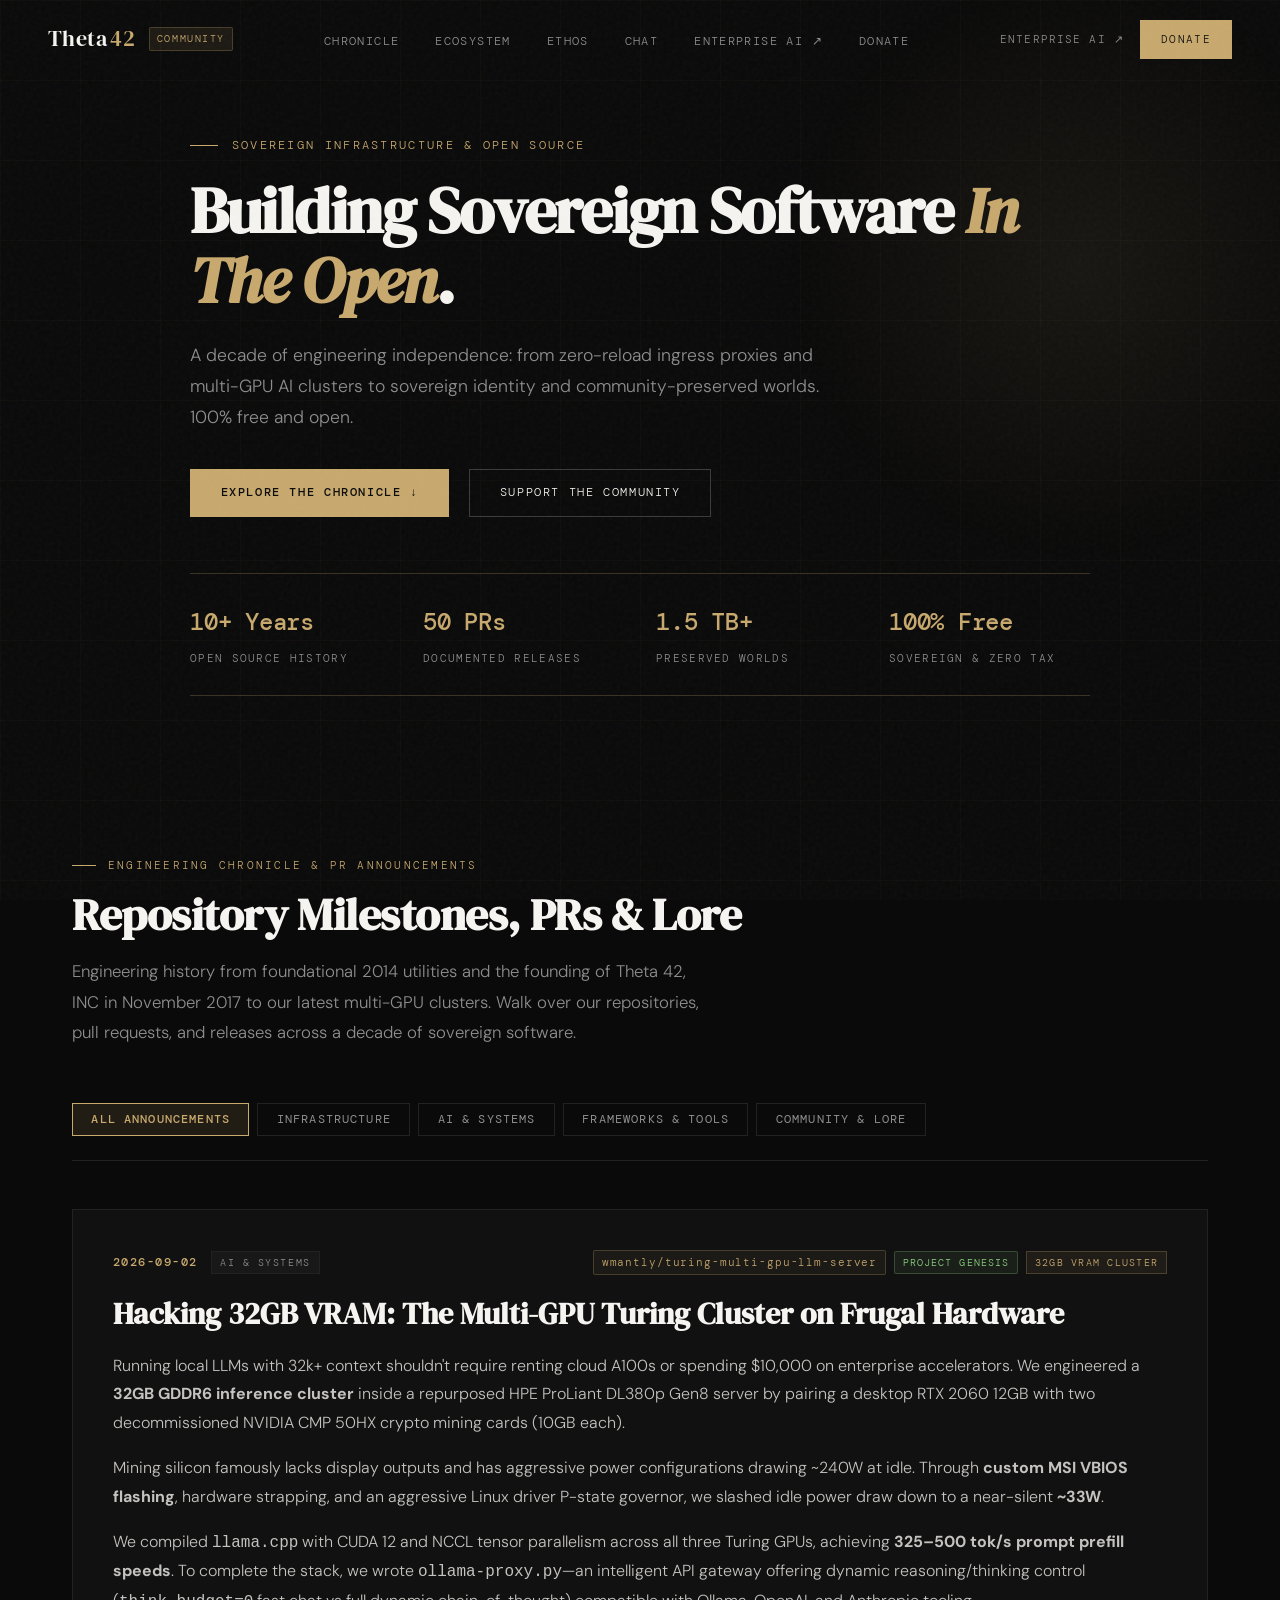
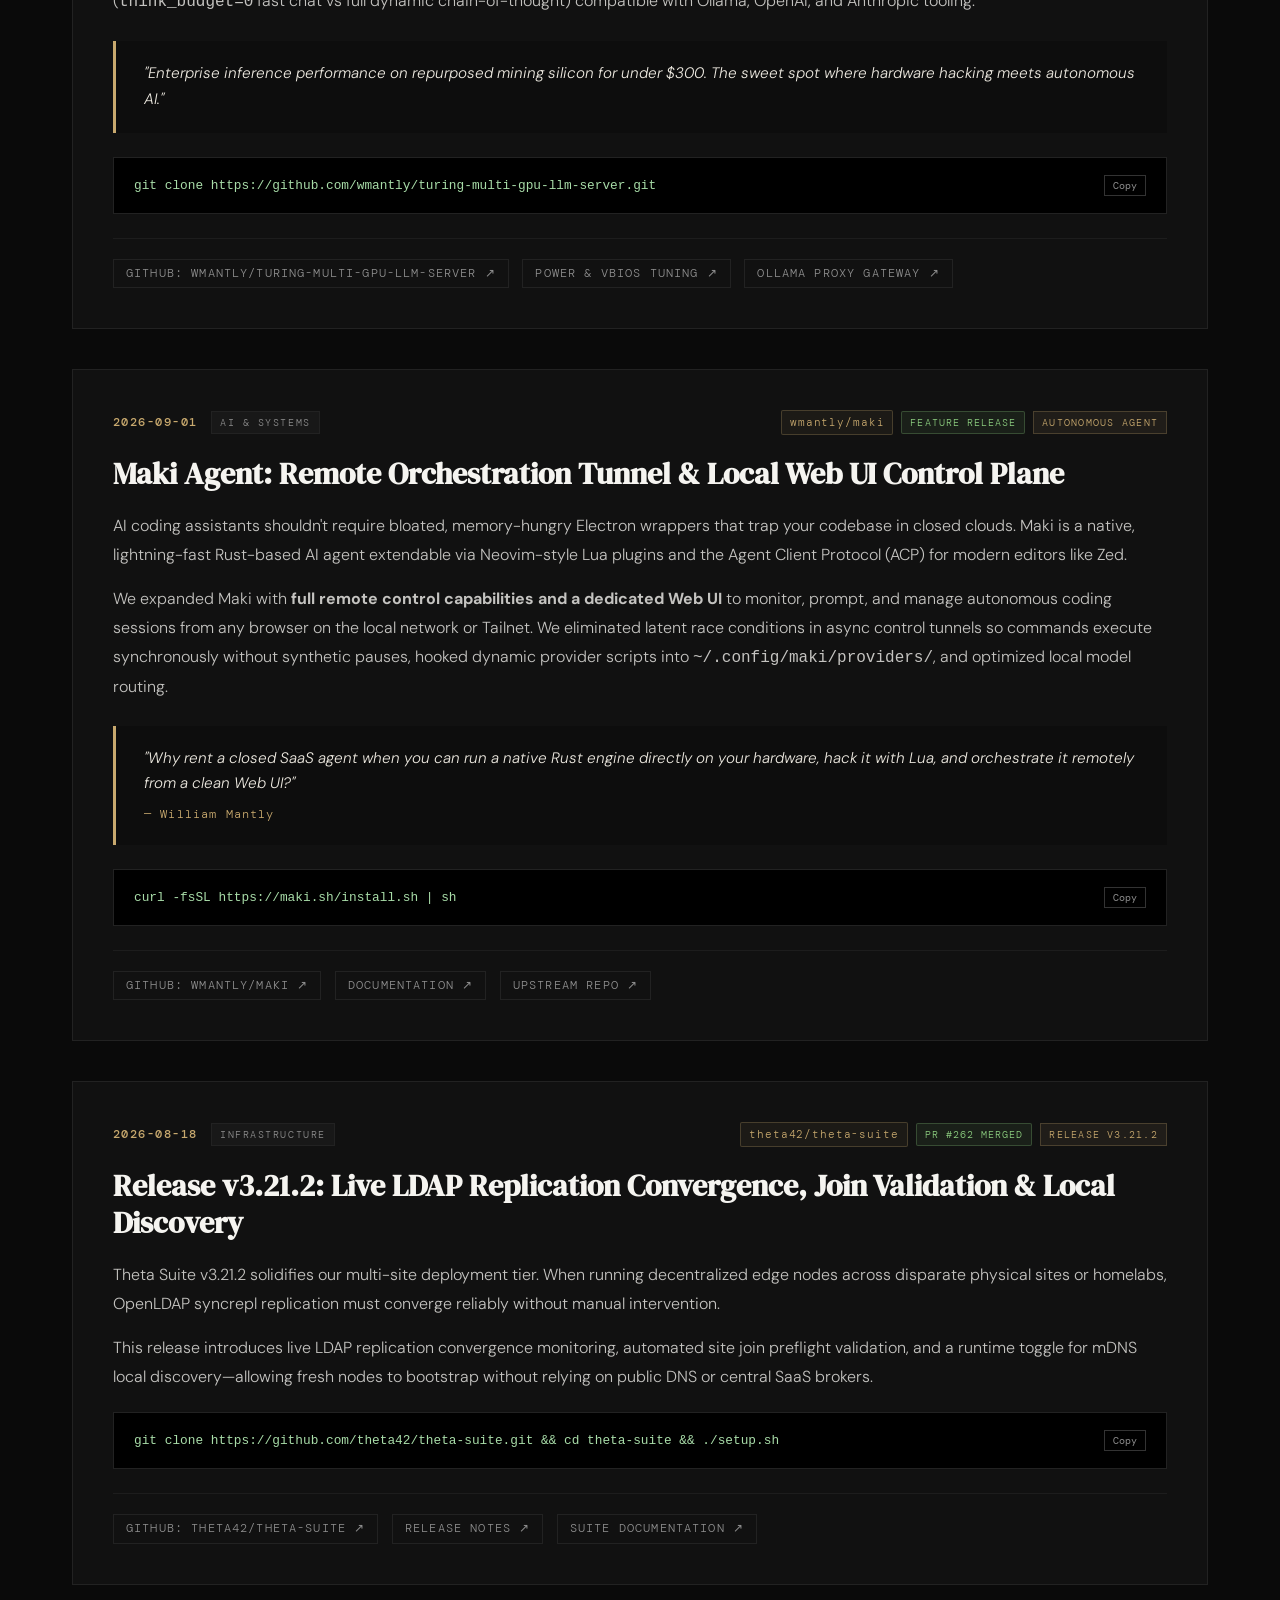
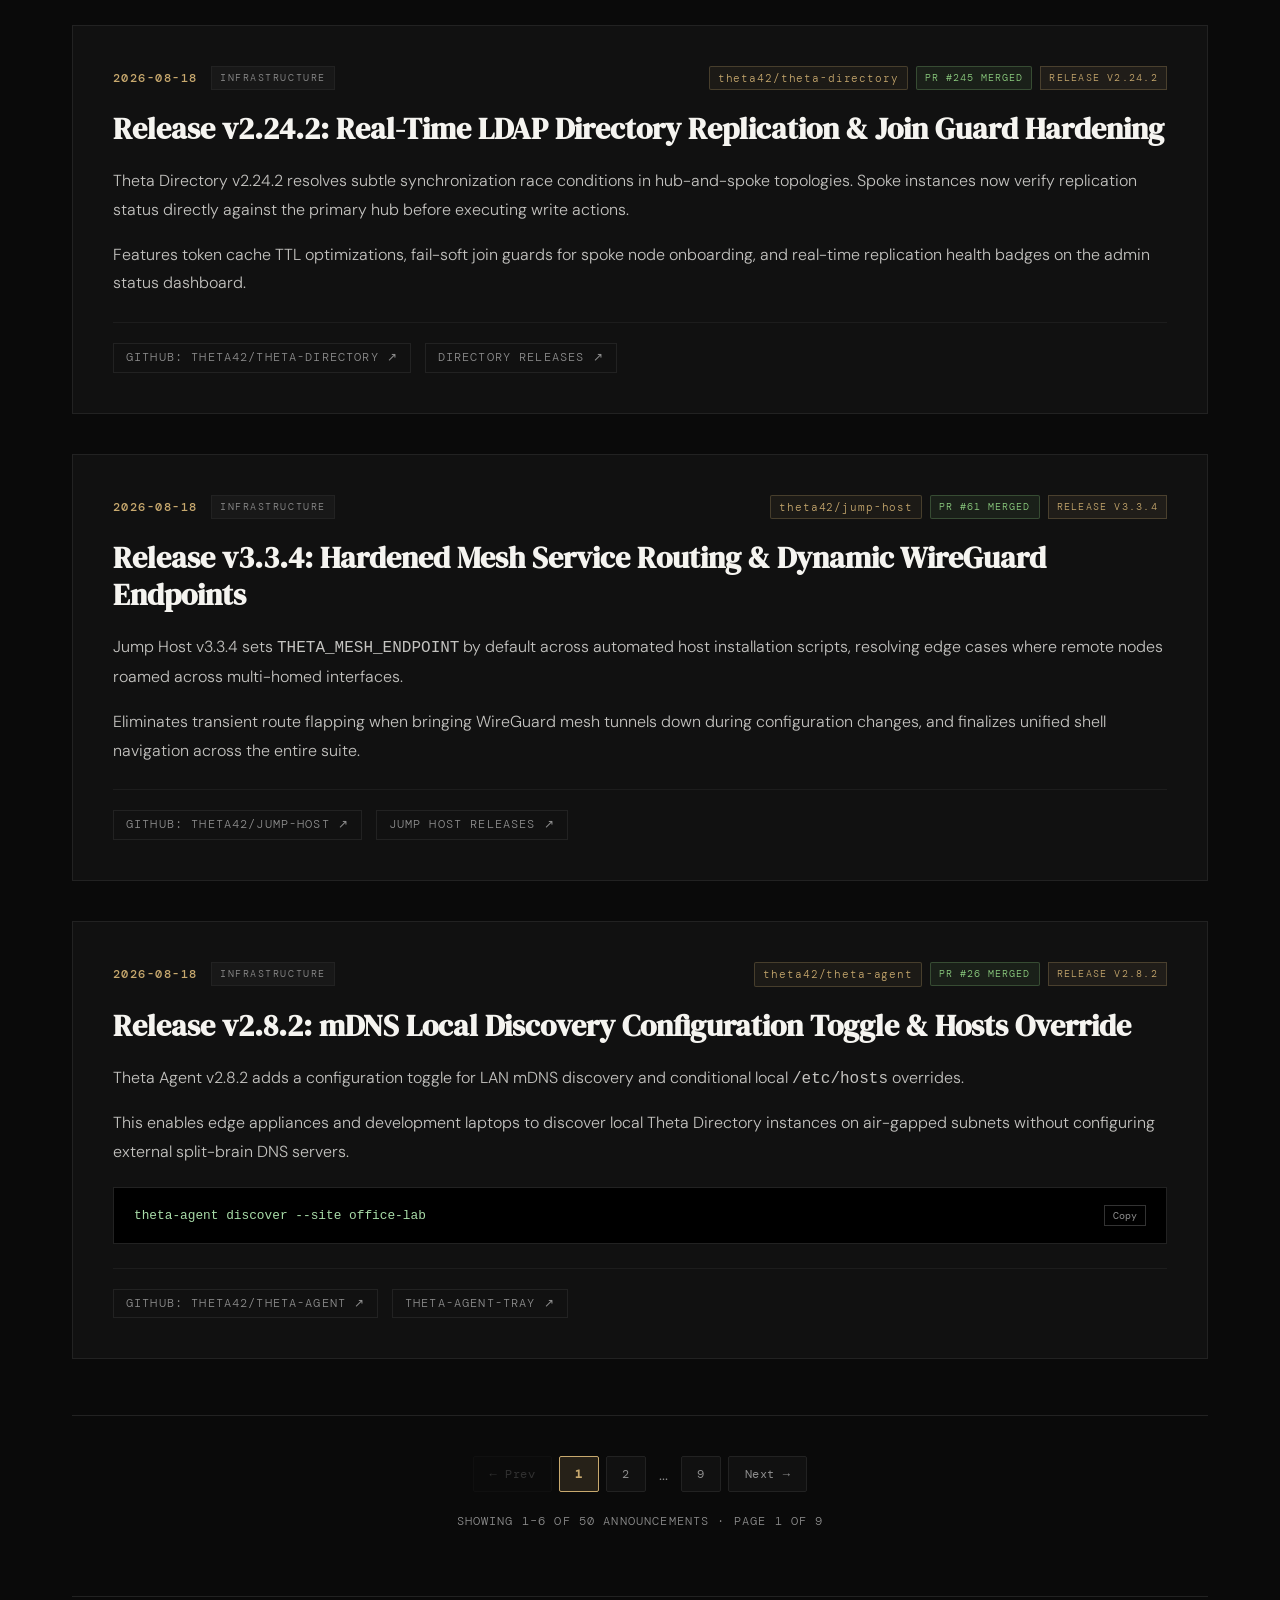
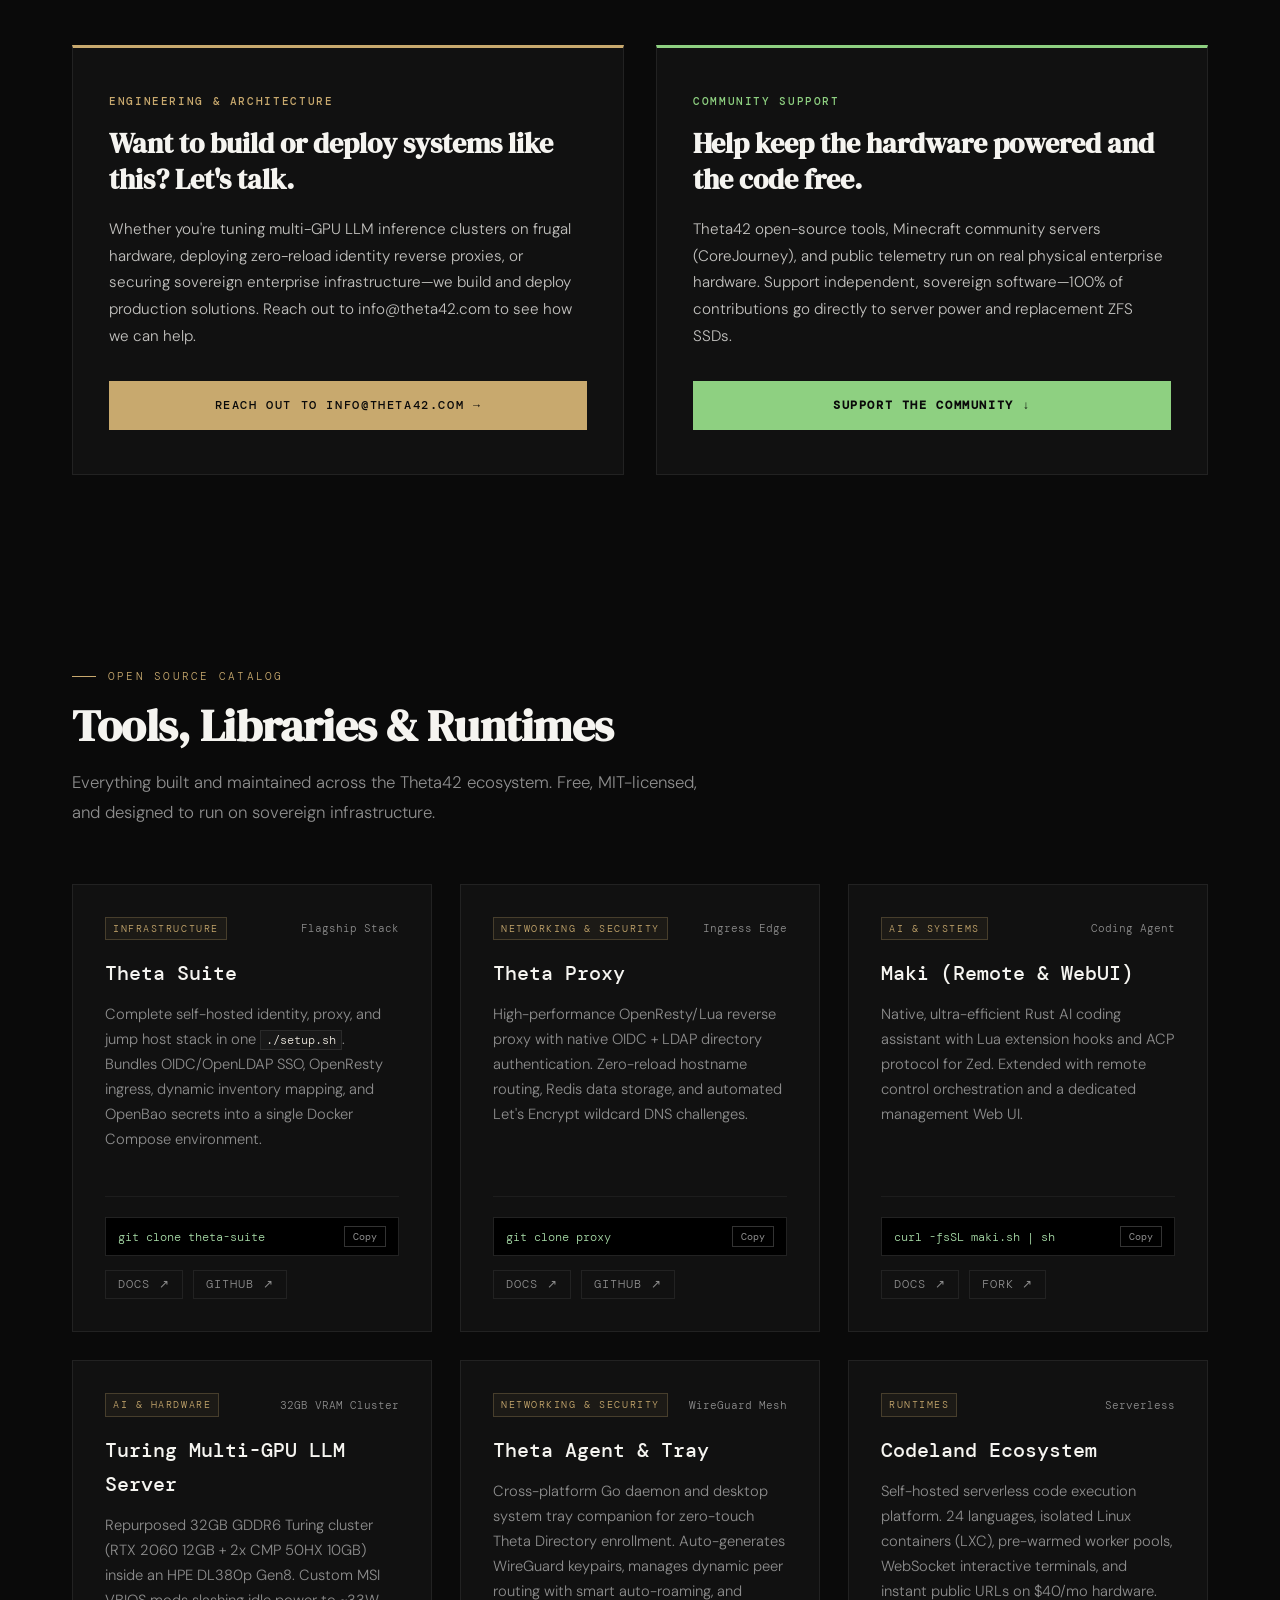
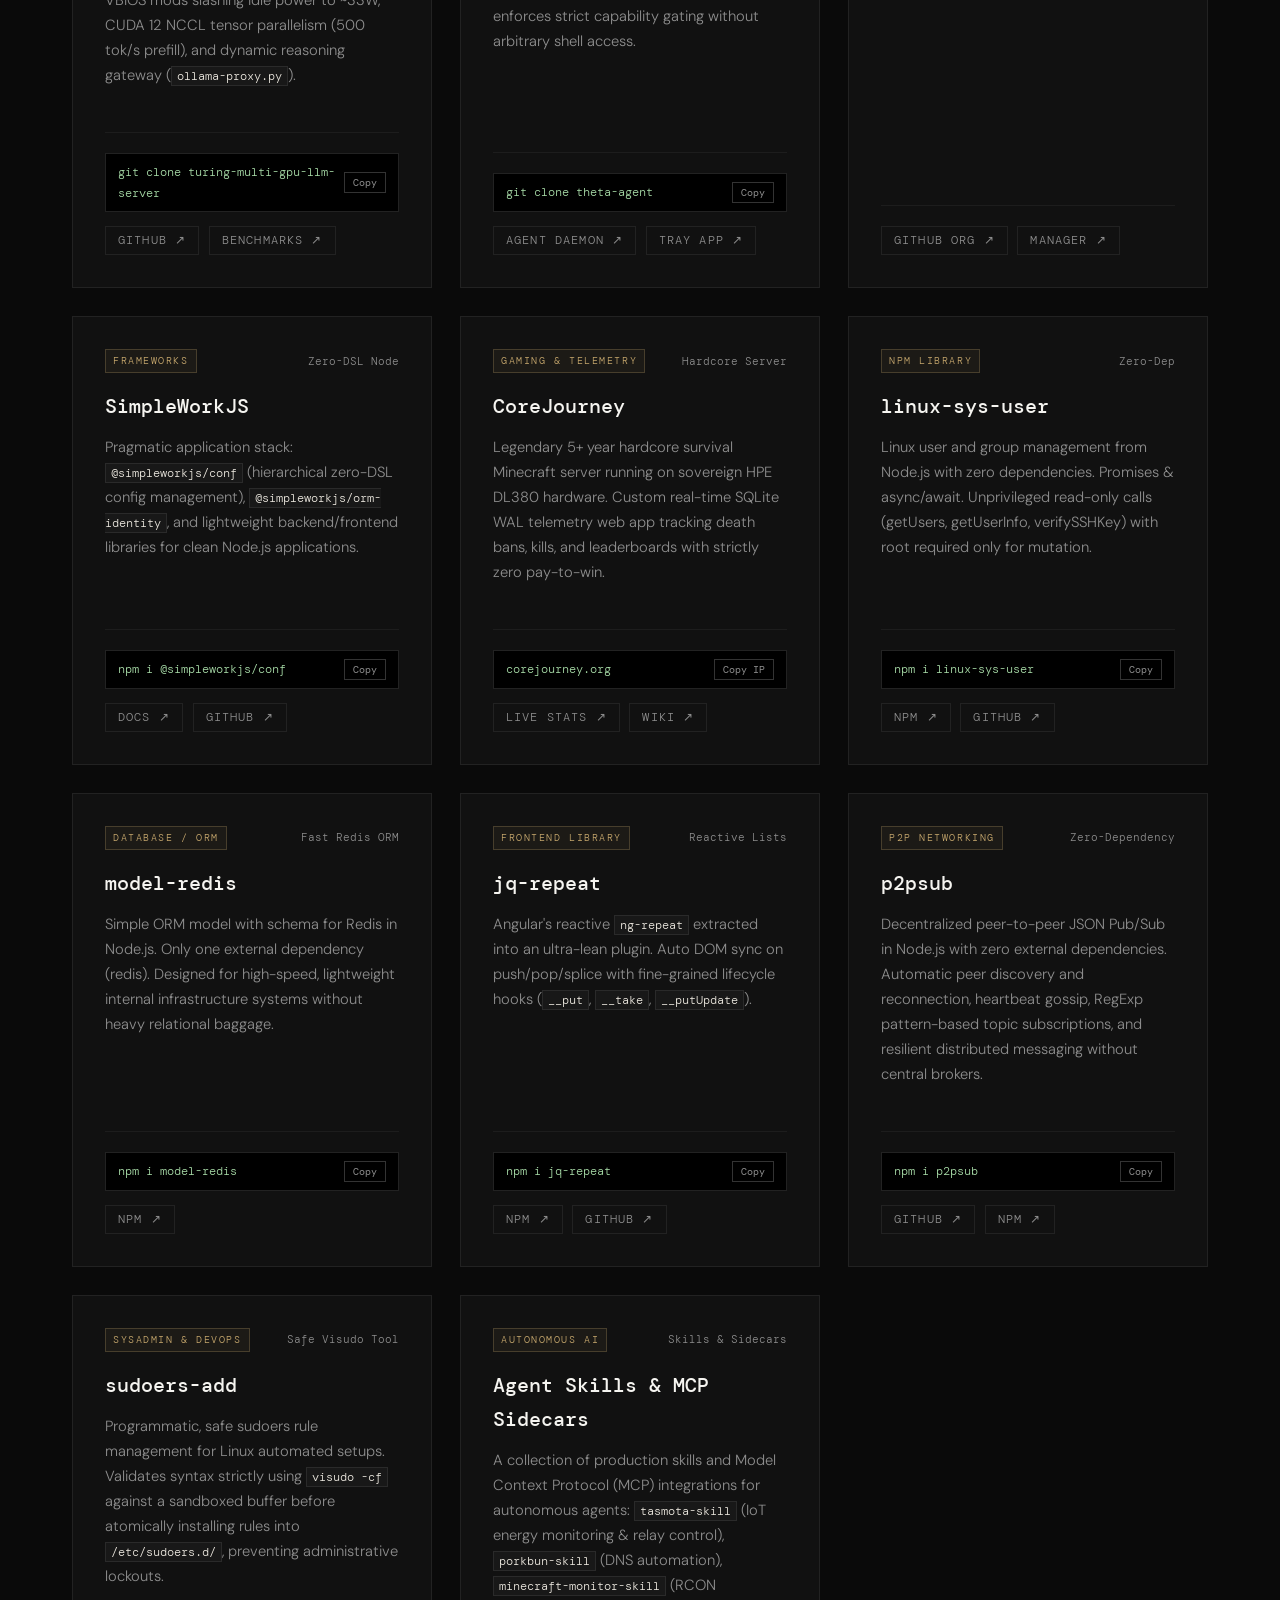
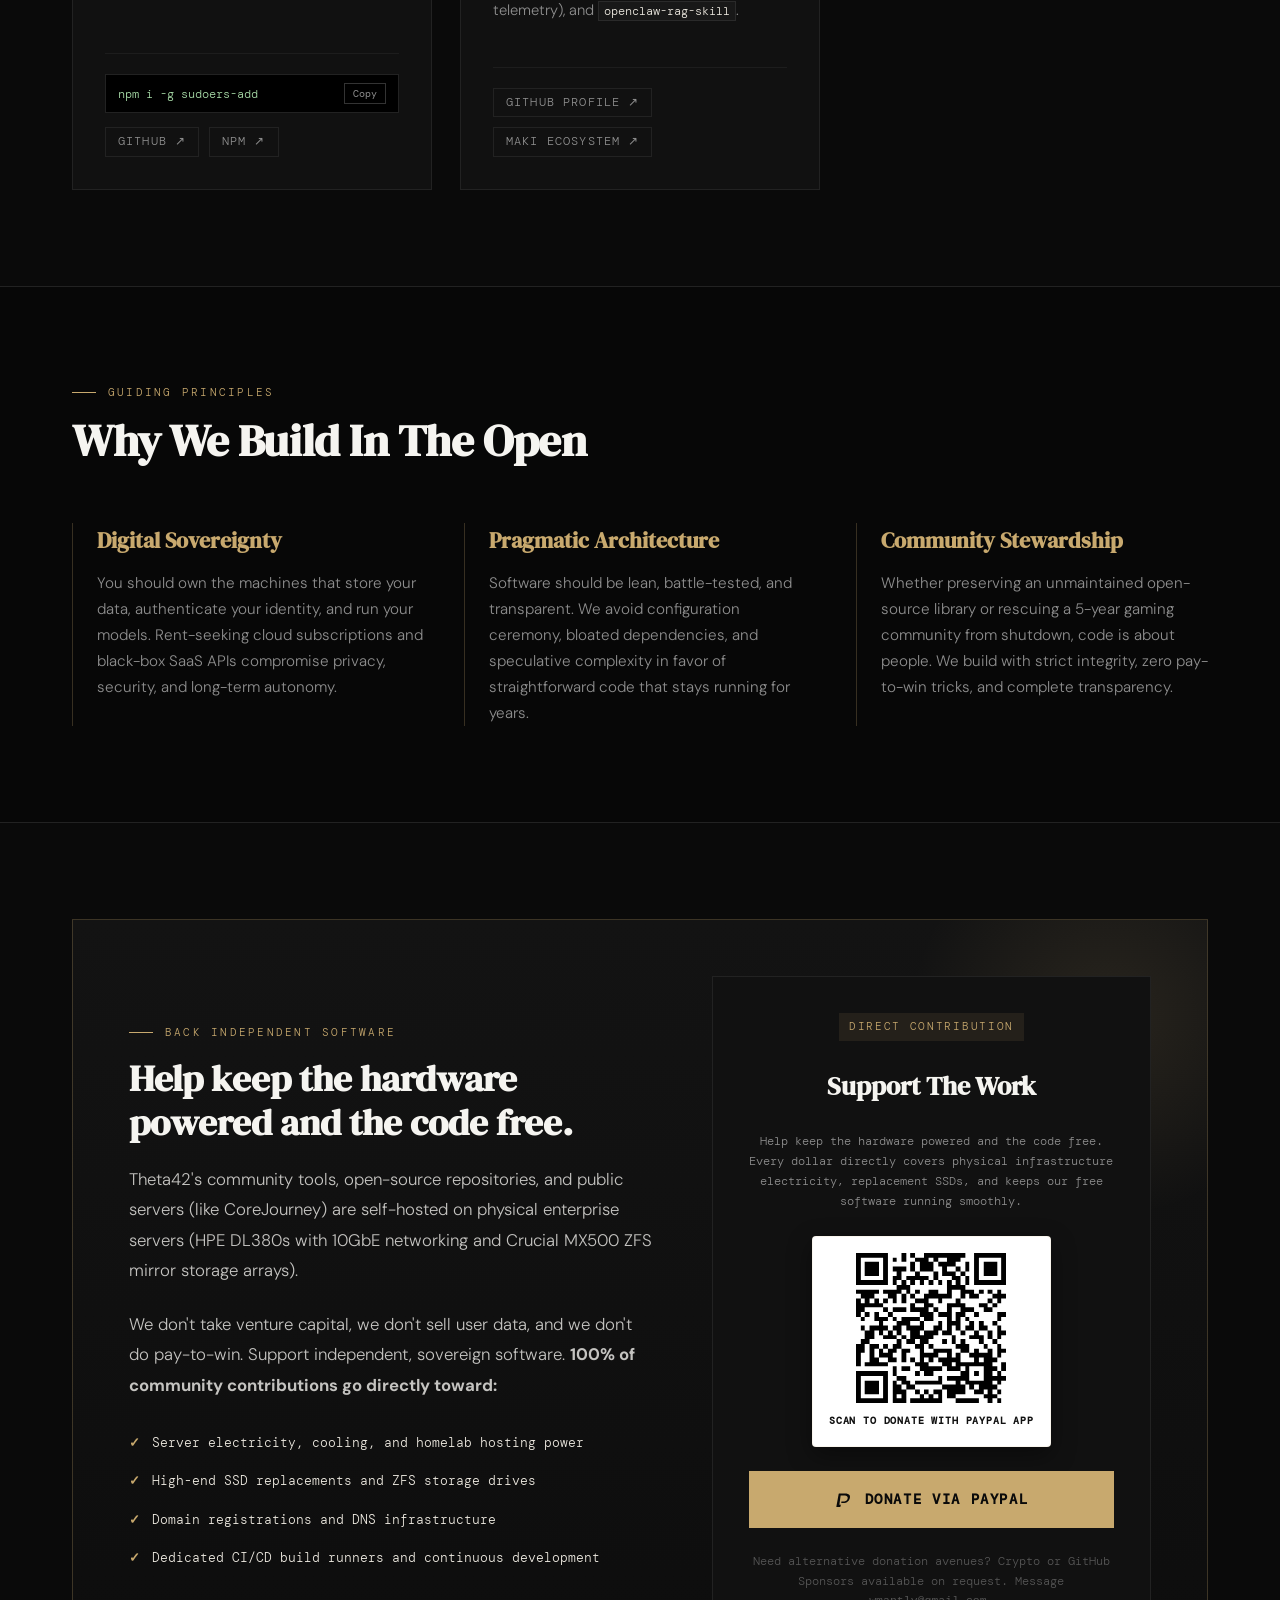
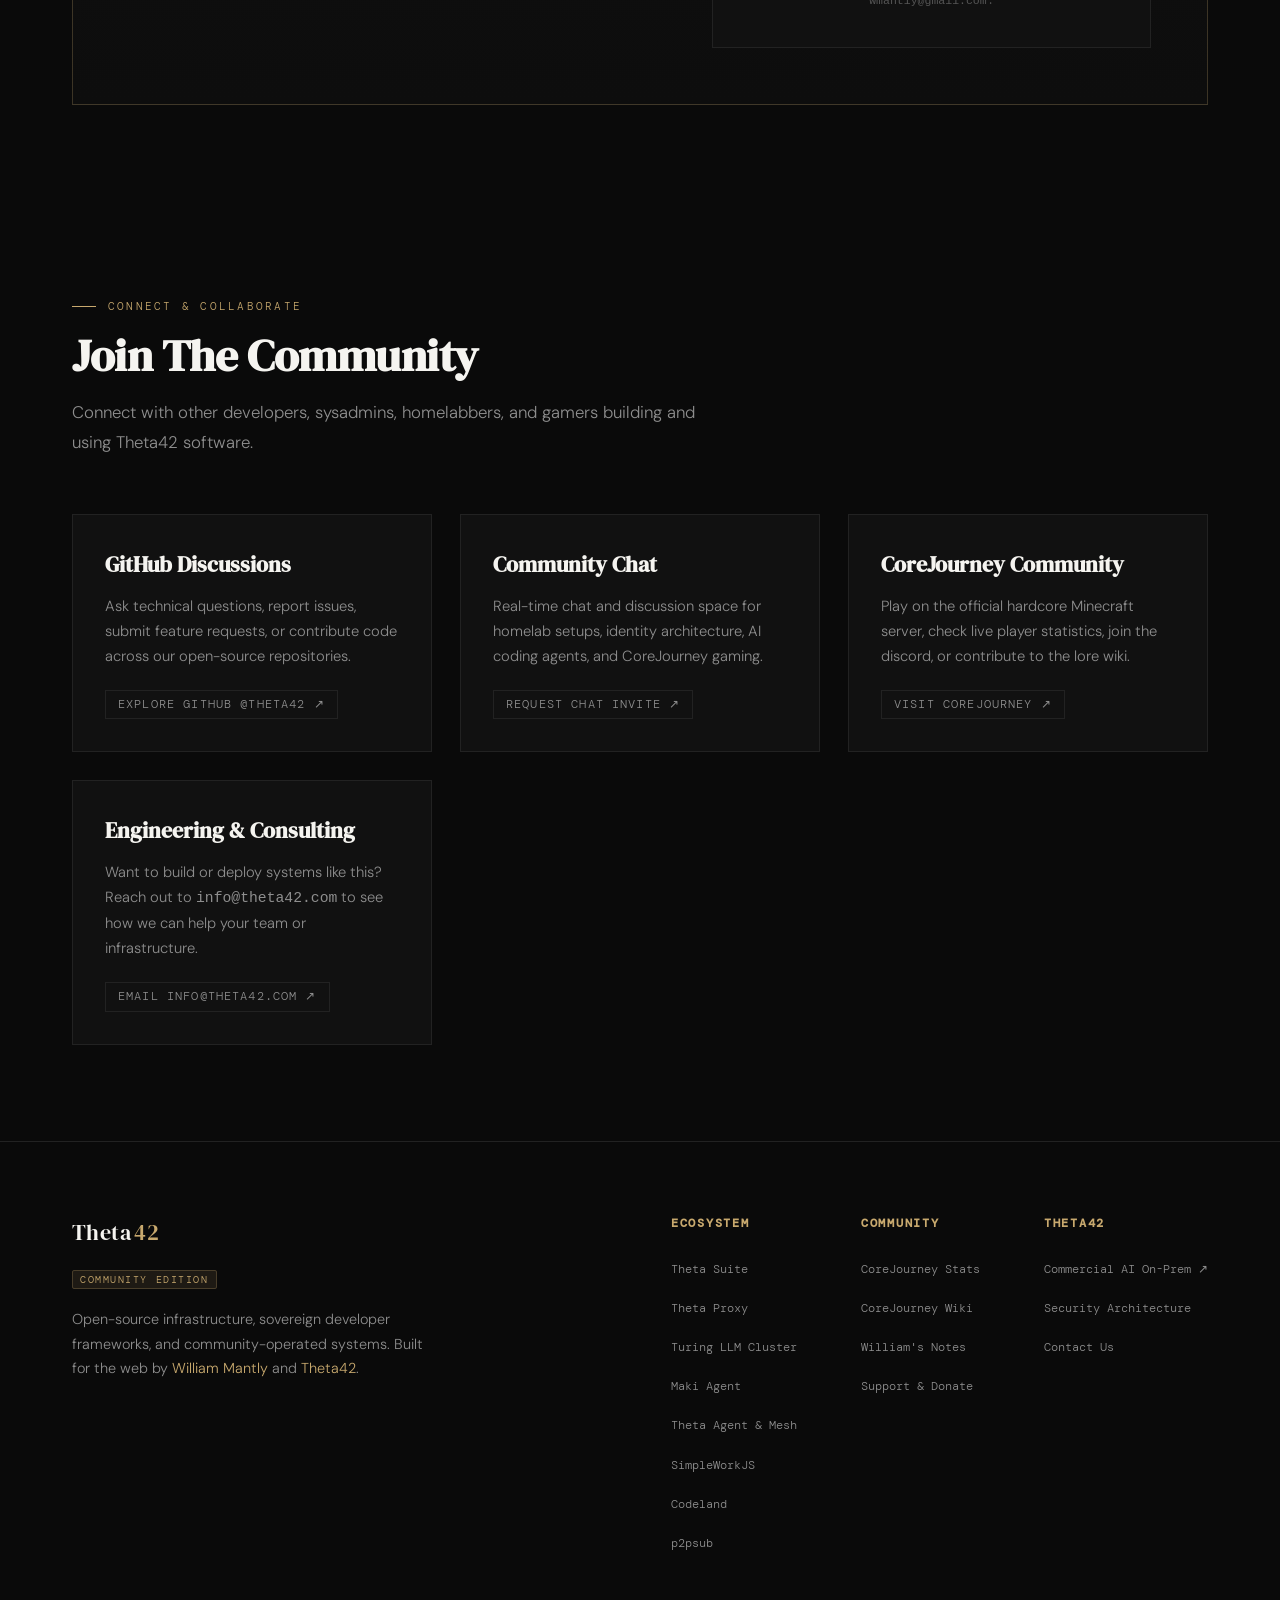
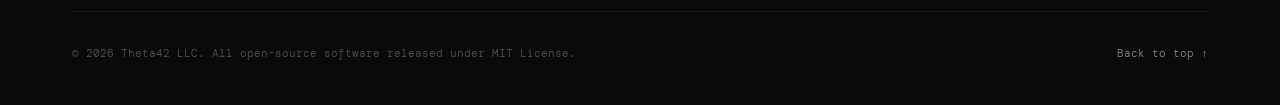
<file: index.html>
<!DOCTYPE html>
<html lang="en">
<head>
  <meta charset="UTF-8">
  <meta name="viewport" content="width=device-width, initial-scale=1.0">
  <title>Theta42 Community — Open Source, Free Software & Chronicle</title>
  <meta name="description" content="Theta42 community hub, open-source software showcase, engineering chronicle, and free tools. Explore Maki, Theta Suite, Proxy, SimpleWorkJS, Codeland, and CoreJourney.">
  
  <!-- Open Graph -->
  <meta property="og:type" content="website">
  <meta property="og:site_name" content="Theta42 Community">
  <meta property="og:title" content="Theta42 Community — Sovereign Software in the Open">
  <meta property="og:description" content="A decade of engineering independence: from pre-warmed container runtimes and zero-reload ingress proxies to remote-controlled AI coding agents and community-preserved worlds.">
  <meta property="og:url" content="https://community.theta42.com/">
  <meta property="og:image" content="https://theta42.com/og-image.png">

  <!-- Twitter -->
  <meta name="twitter:card" content="summary_large_image">
  <meta name="twitter:title" content="Theta42 Community — Sovereign Software in the Open">
  <meta name="twitter:description" content="A decade of open-source tools, infrastructure releases, and community chronicles.">
  <meta name="twitter:image" content="https://theta42.com/og-image.png">

  <link rel="canonical" href="https://community.theta42.com/">
  <link rel="icon" type="image/svg+xml" href="favicon.svg">
  <link rel="stylesheet" href="style.css">
  <script defer src="https://tracking.718it.biz/script.js" data-website-id="3a2d8bc3-c177-4af6-aa85-5c65c37516a3"></script>

  <!-- Schema.org Structured Data -->
  <script type="application/ld+json">
  {
    "@context": "https://schema.org",
    "@graph": [
      {
        "@type": "Organization",
        "@id": "https://theta42.com/#organization",
        "name": "Theta42",
        "url": "https://theta42.com",
        "logo": "https://community.theta42.com/favicon.svg",
        "sameAs": [
          "https://github.com/theta42",
          "https://github.com/simpleworkjs",
          "https://github.com/codeland-ecosystem"
        ]
      },
      {
        "@type": "Person",
        "@id": "https://william.mantly.vip/#person",
        "name": "William Mantly",
        "url": "https://william.mantly.vip/",
        "sameAs": [
          "https://github.com/wmantly",
          "https://www.npmjs.com/~wmantly"
        ]
      },
      {
        "@type": "WebSite",
        "@id": "https://community.theta42.com/#website",
        "url": "https://community.theta42.com/",
        "name": "Theta42 Community",
        "description": "A decade of open-source tools, infrastructure releases, and community chronicles.",
        "publisher": {
          "@id": "https://theta42.com/#organization"
        }
      }
    ]
  }
  </script>
</head>
<body>
  <div class="grid-bg"></div>

  <!-- NAVIGATION -->
  <nav>
    <a href="#" class="nav-brand-wrap">
      <div class="nav-logo">Theta<span>42</span></div>
      <span class="nav-badge">Community</span>
    </a>

    <ul class="nav-links">
      <li><a href="#chronicle">Chronicle</a></li>
      <li><a href="#projects">Ecosystem</a></li>
      <li><a href="#ethos">Ethos</a></li>
      <li><a href="#community">Chat</a></li>
      <li class="mobile-only"><a href="https://theta42.com/" target="_blank" rel="noopener">Enterprise AI ↗</a></li>
      <li class="mobile-only"><a href="#donate">Donate</a></li>
    </ul>

    <div class="nav-actions">
      <a href="https://theta42.com/" target="_blank" rel="noopener" class="nav-external">
        Enterprise AI ↗
      </a>
      <a href="#donate" class="nav-cta">Donate</a>
    </div>

    <button class="mobile-toggle" aria-label="Toggle navigation">
      <svg width="24" height="24" viewBox="0 0 24 24" fill="none" stroke="currentColor" stroke-width="2">
        <line x1="3" y1="12" x2="21" y2="12"></line>
        <line x1="3" y1="6" x2="21" y2="6"></line>
        <line x1="3" y1="18" x2="21" y2="18"></line>
      </svg>
    </button>
  </nav>

  <!-- HERO SECTION -->
  <header id="hero">
    <div class="hero-glow"></div>
    <div class="container">
      <div class="hero-eyebrow">Sovereign Infrastructure &amp; Open Source</div>
      <h1>Building Sovereign Software <em>In The Open</em>.</h1>
      <p class="hero-sub">
        A decade of engineering independence: from zero-reload ingress proxies and multi-GPU AI clusters to sovereign identity and community-preserved worlds. 100% free and open.
      </p>

      <div class="btn-group">
        <a href="#chronicle" class="btn btn-primary">Explore The Chronicle ↓</a>
        <a href="#donate" class="btn btn-ghost">Support The Community</a>
      </div>

      <div class="stats-strip">
        <div class="stat-item">
          <div class="stat-num">10+ Years</div>
          <div class="stat-label">Open Source History</div>
        </div>
        <div class="stat-item">
          <div class="stat-num">50 PRs</div>
          <div class="stat-label">Documented Releases</div>
        </div>
        <div class="stat-item">
          <div class="stat-num">1.5 TB+</div>
          <div class="stat-label">Preserved Worlds</div>
        </div>
        <div class="stat-item">
          <div class="stat-num">100% Free</div>
          <div class="stat-label">Sovereign &amp; Zero Tax</div>
        </div>
      </div>
    </div>
  </header>

  <!-- THE CHRONICLE / MINI BLOG -->
  <section id="chronicle">
    <div class="container">
      <div class="section-header">
        <div class="section-eyebrow">Engineering Chronicle & PR Announcements</div>
        <h2>Repository Milestones, PRs & Lore</h2>
        <p class="section-desc">
          Engineering history from foundational 2014 utilities and the founding of Theta 42, INC in November 2017 to our latest multi-GPU clusters. Walk over our repositories, pull requests, and releases across a decade of sovereign software.
        </p>
      </div>

      <!-- Filter Bar -->
      <div class="filter-bar">
        <button class="filter-btn active" data-filter="all">All Announcements</button>
        <button class="filter-btn" data-filter="infra">Infrastructure</button>
        <button class="filter-btn" data-filter="ai">AI & Systems</button>
        <button class="filter-btn" data-filter="frameworks">Frameworks & Tools</button>
        <button class="filter-btn" data-filter="community">Community & Lore</button>
      </div>

      <!-- Chronicle Stream -->
      <div class="chronicle-stream">
        <!-- 2026-09-02: Hacking 32GB VRAM: The Multi-GPU Turing Cluster on Frugal Hardware -->
        <article class="chronicle-card" data-category="ai">
          <div class="chronicle-meta">
            <div class="chronicle-date-wrap">
              <span class="chronicle-date">2026-09-02</span>
              <span class="chronicle-category">AI & Systems</span>
            </div>
            <div class="chronicle-badges-group">
              <span class="chronicle-repo">wmantly/turing-multi-gpu-llm-server</span>
              <span class="chronicle-pr-tag">Project Genesis</span>
              <span class="chronicle-badge">32GB VRAM Cluster</span>
            </div>
          </div>
          <h3 class="chronicle-title">
            <a href="https://github.com/wmantly/turing-multi-gpu-llm-server" target="_blank" rel="noopener">
              Hacking 32GB VRAM: The Multi-GPU Turing Cluster on Frugal Hardware
            </a>
          </h3>
          <div class="chronicle-body">
            <p>Running local LLMs with 32k+ context shouldn't require renting cloud A100s or spending $10,000 on enterprise accelerators. We engineered a <strong>32GB GDDR6 inference cluster</strong> inside a repurposed HPE ProLiant DL380p Gen8 server by pairing a desktop RTX 2060 12GB with two decommissioned NVIDIA CMP 50HX crypto mining cards (10GB each).</p>
            <p>Mining silicon famously lacks display outputs and has aggressive power configurations drawing ~240W at idle. Through <strong>custom MSI VBIOS flashing</strong>, hardware strapping, and an aggressive Linux driver P-state governor, we slashed idle power draw down to a near-silent <strong>~33W</strong>.</p>
            <p>We compiled <code>llama.cpp</code> with CUDA 12 and NCCL tensor parallelism across all three Turing GPUs, achieving <strong>325–500 tok/s prompt prefill speeds</strong>. To complete the stack, we wrote <code>ollama-proxy.py</code>—an intelligent API gateway offering dynamic reasoning/thinking control (<code>think_budget=0</code> fast chat vs full dynamic chain-of-thought) compatible with Ollama, OpenAI, and Anthropic tooling.</p>
            <div class="chronicle-quote">
              "Enterprise inference performance on repurposed mining silicon for under $300. The sweet spot where hardware hacking meets autonomous AI."
            </div>
            <div class="chronicle-code">
              <code>git clone https://github.com/wmantly/turing-multi-gpu-llm-server.git</code>
              <button class="copy-btn" data-copy="git clone https://github.com/wmantly/turing-multi-gpu-llm-server.git">Copy</button>
            </div>
          </div>
          <div class="chronicle-links">
            <a href="https://github.com/wmantly/turing-multi-gpu-llm-server" target="_blank" rel="noopener" class="link-tag">GitHub: wmantly/turing-multi-gpu-llm-server ↗</a>
            <a href="https://github.com/wmantly/turing-multi-gpu-llm-server#power-states--tuning" target="_blank" rel="noopener" class="link-tag">Power & VBIOS Tuning ↗</a>
            <a href="https://github.com/wmantly/turing-multi-gpu-llm-server#ollama-proxy" target="_blank" rel="noopener" class="link-tag">Ollama Proxy Gateway ↗</a>
          </div>
        </article>

        <!-- 2026-09-01: Maki Agent: Remote Orchestration Tunnel & Local Web UI Control Plane -->
        <article class="chronicle-card" data-category="ai">
          <div class="chronicle-meta">
            <div class="chronicle-date-wrap">
              <span class="chronicle-date">2026-09-01</span>
              <span class="chronicle-category">AI & Systems</span>
            </div>
            <div class="chronicle-badges-group">
              <span class="chronicle-repo">wmantly/maki</span>
              <span class="chronicle-pr-tag">Feature Release</span>
              <span class="chronicle-badge">Autonomous Agent</span>
            </div>
          </div>
          <h3 class="chronicle-title">
            <a href="https://github.com/wmantly/maki" target="_blank" rel="noopener">
              Maki Agent: Remote Orchestration Tunnel & Local Web UI Control Plane
            </a>
          </h3>
          <div class="chronicle-body">
            <p>AI coding assistants shouldn't require bloated, memory-hungry Electron wrappers that trap your codebase in closed clouds. Maki is a native, lightning-fast Rust-based AI agent extendable via Neovim-style Lua plugins and the Agent Client Protocol (ACP) for modern editors like Zed.</p>
            <p>We expanded Maki with <strong>full remote control capabilities and a dedicated Web UI</strong> to monitor, prompt, and manage autonomous coding sessions from any browser on the local network or Tailnet. We eliminated latent race conditions in async control tunnels so commands execute synchronously without synthetic pauses, hooked dynamic provider scripts into <code>~/.config/maki/providers/</code>, and optimized local model routing.</p>
            <div class="chronicle-quote">
              "Why rent a closed SaaS agent when you can run a native Rust engine directly on your hardware, hack it with Lua, and orchestrate it remotely from a clean Web UI?"
              <span class="chronicle-quote-author">— William Mantly</span>
            </div>
            <div class="chronicle-code">
              <code>curl -fsSL https://maki.sh/install.sh | sh</code>
              <button class="copy-btn" data-copy="curl -fsSL https://maki.sh/install.sh | sh">Copy</button>
            </div>
          </div>
          <div class="chronicle-links">
            <a href="https://github.com/wmantly/maki" target="_blank" rel="noopener" class="link-tag">GitHub: wmantly/maki ↗</a>
            <a href="https://maki.sh/docs" target="_blank" rel="noopener" class="link-tag">Documentation ↗</a>
            <a href="https://github.com/tontinton/maki" target="_blank" rel="noopener" class="link-tag">Upstream Repo ↗</a>
          </div>
        </article>

        <!-- 2026-08-18: Release v3.21.2: Live LDAP Replication Convergence, Join Validation & Local Discovery -->
        <article class="chronicle-card" data-category="infra">
          <div class="chronicle-meta">
            <div class="chronicle-date-wrap">
              <span class="chronicle-date">2026-08-18</span>
              <span class="chronicle-category">Infrastructure</span>
            </div>
            <div class="chronicle-badges-group">
              <span class="chronicle-repo">theta42/theta-suite</span>
              <span class="chronicle-pr-tag">PR #262 Merged</span>
              <span class="chronicle-badge">Release v3.21.2</span>
            </div>
          </div>
          <h3 class="chronicle-title">
            <a href="https://github.com/theta42/theta-suite/releases" target="_blank" rel="noopener">
              Release v3.21.2: Live LDAP Replication Convergence, Join Validation & Local Discovery
            </a>
          </h3>
          <div class="chronicle-body">
            <p>Theta Suite v3.21.2 solidifies our multi-site deployment tier. When running decentralized edge nodes across disparate physical sites or homelabs, OpenLDAP syncrepl replication must converge reliably without manual intervention.</p>
            <p>This release introduces live LDAP replication convergence monitoring, automated site join preflight validation, and a runtime toggle for mDNS local discovery—allowing fresh nodes to bootstrap without relying on public DNS or central SaaS brokers.</p>
            <div class="chronicle-code">
              <code>git clone https://github.com/theta42/theta-suite.git && cd theta-suite && ./setup.sh</code>
              <button class="copy-btn" data-copy="git clone https://github.com/theta42/theta-suite.git && cd theta-suite && ./setup.sh">Copy</button>
            </div>
          </div>
          <div class="chronicle-links">
            <a href="https://github.com/theta42/theta-suite" target="_blank" rel="noopener" class="link-tag">GitHub: theta42/theta-suite ↗</a>
            <a href="https://github.com/theta42/theta-suite/releases" target="_blank" rel="noopener" class="link-tag">Release Notes ↗</a>
            <a href="https://theta42.github.io/theta-suite/" target="_blank" rel="noopener" class="link-tag">Suite Documentation ↗</a>
          </div>
        </article>

        <!-- 2026-08-18: Release v2.24.2: Real-Time LDAP Directory Replication & Join Guard Hardening -->
        <article class="chronicle-card" data-category="infra">
          <div class="chronicle-meta">
            <div class="chronicle-date-wrap">
              <span class="chronicle-date">2026-08-18</span>
              <span class="chronicle-category">Infrastructure</span>
            </div>
            <div class="chronicle-badges-group">
              <span class="chronicle-repo">theta42/theta-directory</span>
              <span class="chronicle-pr-tag">PR #245 Merged</span>
              <span class="chronicle-badge">Release v2.24.2</span>
            </div>
          </div>
          <h3 class="chronicle-title">
            <a href="https://github.com/theta42/theta-directory/releases" target="_blank" rel="noopener">
              Release v2.24.2: Real-Time LDAP Directory Replication & Join Guard Hardening
            </a>
          </h3>
          <div class="chronicle-body">
            <p>Theta Directory v2.24.2 resolves subtle synchronization race conditions in hub-and-spoke topologies. Spoke instances now verify replication status directly against the primary hub before executing write actions.</p>
            <p>Features token cache TTL optimizations, fail-soft join guards for spoke node onboarding, and real-time replication health badges on the admin status dashboard.</p>
          </div>
          <div class="chronicle-links">
            <a href="https://github.com/theta42/theta-directory" target="_blank" rel="noopener" class="link-tag">GitHub: theta42/theta-directory ↗</a>
            <a href="https://github.com/theta42/theta-directory/releases" target="_blank" rel="noopener" class="link-tag">Directory Releases ↗</a>
          </div>
        </article>

        <!-- 2026-08-18: Release v3.3.4: Hardened Mesh Service Routing & Dynamic WireGuard Endpoints -->
        <article class="chronicle-card" data-category="infra">
          <div class="chronicle-meta">
            <div class="chronicle-date-wrap">
              <span class="chronicle-date">2026-08-18</span>
              <span class="chronicle-category">Infrastructure</span>
            </div>
            <div class="chronicle-badges-group">
              <span class="chronicle-repo">theta42/jump-host</span>
              <span class="chronicle-pr-tag">PR #61 Merged</span>
              <span class="chronicle-badge">Release v3.3.4</span>
            </div>
          </div>
          <h3 class="chronicle-title">
            <a href="https://github.com/theta42/jump-host/releases" target="_blank" rel="noopener">
              Release v3.3.4: Hardened Mesh Service Routing & Dynamic WireGuard Endpoints
            </a>
          </h3>
          <div class="chronicle-body">
            <p>Jump Host v3.3.4 sets <code>THETA_MESH_ENDPOINT</code> by default across automated host installation scripts, resolving edge cases where remote nodes roamed across multi-homed interfaces.</p>
            <p>Eliminates transient route flapping when bringing WireGuard mesh tunnels down during configuration changes, and finalizes unified shell navigation across the entire suite.</p>
          </div>
          <div class="chronicle-links">
            <a href="https://github.com/theta42/jump-host" target="_blank" rel="noopener" class="link-tag">GitHub: theta42/jump-host ↗</a>
            <a href="https://github.com/theta42/jump-host/releases" target="_blank" rel="noopener" class="link-tag">Jump Host Releases ↗</a>
          </div>
        </article>

        <!-- 2026-08-18: Release v2.8.2: mDNS Local Discovery Configuration Toggle & Hosts Override -->
        <article class="chronicle-card" data-category="infra">
          <div class="chronicle-meta">
            <div class="chronicle-date-wrap">
              <span class="chronicle-date">2026-08-18</span>
              <span class="chronicle-category">Infrastructure</span>
            </div>
            <div class="chronicle-badges-group">
              <span class="chronicle-repo">theta42/theta-agent</span>
              <span class="chronicle-pr-tag">PR #26 Merged</span>
              <span class="chronicle-badge">Release v2.8.2</span>
            </div>
          </div>
          <h3 class="chronicle-title">
            <a href="https://github.com/theta42/theta-agent/releases" target="_blank" rel="noopener">
              Release v2.8.2: mDNS Local Discovery Configuration Toggle & Hosts Override
            </a>
          </h3>
          <div class="chronicle-body">
            <p>Theta Agent v2.8.2 adds a configuration toggle for LAN mDNS discovery and conditional local <code>/etc/hosts</code> overrides.</p>
            <p>This enables edge appliances and development laptops to discover local Theta Directory instances on air-gapped subnets without configuring external split-brain DNS servers.</p>
            <div class="chronicle-code">
              <code>theta-agent discover --site office-lab</code>
              <button class="copy-btn" data-copy="theta-agent discover --site office-lab">Copy</button>
            </div>
          </div>
          <div class="chronicle-links">
            <a href="https://github.com/theta42/theta-agent" target="_blank" rel="noopener" class="link-tag">GitHub: theta42/theta-agent ↗</a>
            <a href="https://github.com/theta42/theta-agent-tray" target="_blank" rel="noopener" class="link-tag">theta-agent-tray ↗</a>
          </div>
        </article>

        <!-- 2026-08-17: PR #254: Pragmatic Hub-and-Spoke Architecture & Multi-Site Secret Sync -->
        <article class="chronicle-card" data-category="infra">
          <div class="chronicle-meta">
            <div class="chronicle-date-wrap">
              <span class="chronicle-date">2026-08-17</span>
              <span class="chronicle-category">Infrastructure</span>
            </div>
            <div class="chronicle-badges-group">
              <span class="chronicle-repo">theta42/theta-suite</span>
              <span class="chronicle-pr-tag">PR #254 Merged</span>
              <span class="chronicle-badge">Release v3.20.0</span>
            </div>
          </div>
          <h3 class="chronicle-title">
            <a href="https://github.com/theta42/theta-suite/pull/254" target="_blank" rel="noopener">
              PR #254: Pragmatic Hub-and-Spoke Architecture & Multi-Site Secret Sync
            </a>
          </h3>
          <div class="chronicle-body">
            <p>Merging PR #254 introduced native multi-site topology support to Theta Suite without the complexity of distributed consensus protocols.</p>
            <p>Spoke instances handle local reads and ingress authentication at the edge while proxying mutation calls directly to the central hub. OpenBao secrets and TLS certificates synchronize automatically across all spoke locations over encrypted WireGuard backplanes.</p>
          </div>
          <div class="chronicle-links">
            <a href="https://github.com/theta42/theta-suite/pull/254" target="_blank" rel="noopener" class="link-tag">GitHub PR #254 ↗</a>
            <a href="https://github.com/theta42/theta-suite" target="_blank" rel="noopener" class="link-tag">theta-suite ↗</a>
          </div>
        </article>

        <!-- 2026-08-14: PR #234: Interactive Notification Controls, Live Toasts & Profile Subsystem -->
        <article class="chronicle-card" data-category="infra">
          <div class="chronicle-meta">
            <div class="chronicle-date-wrap">
              <span class="chronicle-date">2026-08-14</span>
              <span class="chronicle-category">Infrastructure</span>
            </div>
            <div class="chronicle-badges-group">
              <span class="chronicle-repo">theta42/proxy</span>
              <span class="chronicle-pr-tag">PR #234 Merged</span>
              <span class="chronicle-badge">Release v2.4.2</span>
            </div>
          </div>
          <h3 class="chronicle-title">
            <a href="https://github.com/theta42/proxy/pull/234" target="_blank" rel="noopener">
              PR #234: Interactive Notification Controls, Live Toasts & Profile Subsystem
            </a>
          </h3>
          <div class="chronicle-body">
            <p>Shipped real-time notification toasts and an interactive notification center bell directly inside Theta Proxy's web interface.</p>
            <p>Admins and operators receive live UI alerts whenever new wildcard SSL certificates are issued, DNS API challenge credentials rotate, or backend route status changes occur—backed by Redis pub/sub WebSocket channels.</p>
          </div>
          <div class="chronicle-links">
            <a href="https://github.com/theta42/proxy/pull/234" target="_blank" rel="noopener" class="link-tag">GitHub PR #234 ↗</a>
            <a href="https://github.com/theta42/proxy" target="_blank" rel="noopener" class="link-tag">theta42/proxy ↗</a>
          </div>
        </article>

        <!-- 2026-08-13: PR #25: Automated Azure Trusted Signing for Windows Fleet Binaries -->
        <article class="chronicle-card" data-category="infra">
          <div class="chronicle-meta">
            <div class="chronicle-date-wrap">
              <span class="chronicle-date">2026-08-13</span>
              <span class="chronicle-category">Infrastructure</span>
            </div>
            <div class="chronicle-badges-group">
              <span class="chronicle-repo">theta42/theta-agent</span>
              <span class="chronicle-pr-tag">PR #25 Merged</span>
              <span class="chronicle-badge">Release v2.8.1</span>
            </div>
          </div>
          <h3 class="chronicle-title">
            <a href="https://github.com/theta42/theta-agent/pull/25" target="_blank" rel="noopener">
              PR #25: Automated Azure Trusted Signing for Windows Fleet Binaries
            </a>
          </h3>
          <div class="chronicle-body">
            <p>Distributing sovereign endpoint software to enterprise Windows desktops often triggers annoying SmartScreen security warnings unless binaries are cryptographically signed with trusted EV certificates.</p>
            <p>PR #25 integrated Microsoft Azure Trusted Signing directly into the Go cross-compilation pipeline. Windows binaries and system tray packages are signed automatically upon GitHub release creation, enabling one-click installation across corporate Windows fleets.</p>
          </div>
          <div class="chronicle-links">
            <a href="https://github.com/theta42/theta-agent/pull/25" target="_blank" rel="noopener" class="link-tag">GitHub PR #25 ↗</a>
            <a href="https://github.com/theta42/theta-agent" target="_blank" rel="noopener" class="link-tag">theta42/theta-agent ↗</a>
          </div>
        </article>

        <!-- 2026-08-13: PR #236: HP iLO Out-of-Band Discovery & Bare-Metal BMC Power Control -->
        <article class="chronicle-card" data-category="infra">
          <div class="chronicle-meta">
            <div class="chronicle-date-wrap">
              <span class="chronicle-date">2026-08-13</span>
              <span class="chronicle-category">Infrastructure</span>
            </div>
            <div class="chronicle-badges-group">
              <span class="chronicle-repo">theta42/theta-directory</span>
              <span class="chronicle-pr-tag">PR #236 Merged</span>
              <span class="chronicle-badge">Hardware Telemetry</span>
            </div>
          </div>
          <h3 class="chronicle-title">
            <a href="https://github.com/theta42/theta-directory/pull/236" target="_blank" rel="noopener">
              PR #236: HP iLO Out-of-Band Discovery & Bare-Metal BMC Power Control
            </a>
          </h3>
          <div class="chronicle-body">
            <p>Expanded Theta Directory's hardware inventory engine with native support for Hewlett Packard Enterprise Integrated Lights-Out (HP iLO) management processors.</p>
            <p>Theta Directory discovers iLO BMC controllers across LAN subnets, extracts server chassis serials, power metrics, and thermal sensor readings, and allows authorized administrators to execute hardware resets and power cycling directly from the Directory UI.</p>
          </div>
          <div class="chronicle-links">
            <a href="https://github.com/theta42/theta-directory/pull/236" target="_blank" rel="noopener" class="link-tag">GitHub PR #236 ↗</a>
            <a href="https://github.com/theta42/theta-directory" target="_blank" rel="noopener" class="link-tag">theta42/theta-directory ↗</a>
          </div>
        </article>

        <!-- 2026-08-12: PR #218: Live Real-Time Socket Updates & Per-Socket Event Authorization -->
        <article class="chronicle-card" data-category="infra">
          <div class="chronicle-meta">
            <div class="chronicle-date-wrap">
              <span class="chronicle-date">2026-08-12</span>
              <span class="chronicle-category">Infrastructure</span>
            </div>
            <div class="chronicle-badges-group">
              <span class="chronicle-repo">theta42/proxy</span>
              <span class="chronicle-pr-tag">PR #218 Merged</span>
              <span class="chronicle-badge">Release v2.1.0</span>
            </div>
          </div>
          <h3 class="chronicle-title">
            <a href="https://github.com/theta42/proxy/pull/218" target="_blank" rel="noopener">
              PR #218: Live Real-Time Socket Updates & Per-Socket Event Authorization
            </a>
          </h3>
          <div class="chronicle-body">
            <p>Replaced periodic frontend polling with a high-speed, bidirectional WebSocket event bus. Every route alteration, DNS challenge state, and host toggle immediately triggers targeted model events in connected browser sessions.</p>
            <p>Introduced granular per-socket event authorization, ensuring operators only receive updates for hosts and domains they have explicit permission to view.</p>
          </div>
          <div class="chronicle-links">
            <a href="https://github.com/theta42/proxy/pull/218" target="_blank" rel="noopener" class="link-tag">GitHub PR #218 ↗</a>
            <a href="https://github.com/theta42/proxy" target="_blank" rel="noopener" class="link-tag">theta42/proxy ↗</a>
          </div>
        </article>

        <!-- 2026-08-11: PR #46 & #47: WireGuard Mesh Service Forwarding & Host-Level Routing Gateway -->
        <article class="chronicle-card" data-category="infra">
          <div class="chronicle-meta">
            <div class="chronicle-date-wrap">
              <span class="chronicle-date">2026-08-11</span>
              <span class="chronicle-category">Infrastructure</span>
            </div>
            <div class="chronicle-badges-group">
              <span class="chronicle-repo">theta42/jump-host</span>
              <span class="chronicle-pr-tag">PR #46 & #47 Merged</span>
              <span class="chronicle-badge">Release v2.2.0</span>
            </div>
          </div>
          <h3 class="chronicle-title">
            <a href="https://github.com/theta42/jump-host/pull/46" target="_blank" rel="noopener">
              PR #46 & #47: WireGuard Mesh Service Forwarding & Host-Level Routing Gateway
            </a>
          </h3>
          <div class="chronicle-body">
            <p>A major architectural evolution: migrated Jump Host's routing plane out of containerized Docker bridges directly into host-level Linux network namespaces.</p>
            <p>Transformed Jump Host into a high-performance roster-driven WireGuard router capable of line-rate mesh packet forwarding and dedicated per-device internet egress rules.</p>
          </div>
          <div class="chronicle-links">
            <a href="https://github.com/theta42/jump-host/pull/46" target="_blank" rel="noopener" class="link-tag">GitHub PR #46 ↗</a>
            <a href="https://github.com/theta42/jump-host" target="_blank" rel="noopener" class="link-tag">theta42/jump-host ↗</a>
          </div>
        </article>

        <!-- 2026-08-02: Project Genesis: Cross-Platform Sovereign Fleet Agent & WireGuard Mesh -->
        <article class="chronicle-card" data-category="infra">
          <div class="chronicle-meta">
            <div class="chronicle-date-wrap">
              <span class="chronicle-date">2026-08-02</span>
              <span class="chronicle-category">Infrastructure</span>
            </div>
            <div class="chronicle-badges-group">
              <span class="chronicle-repo">theta42/theta-agent</span>
              <span class="chronicle-pr-tag">Project Genesis</span>
              <span class="chronicle-badge">Zero-Touch Fleet</span>
            </div>
          </div>
          <h3 class="chronicle-title">
            <a href="https://github.com/theta42/theta-agent" target="_blank" rel="noopener">
              Project Genesis: Cross-Platform Sovereign Fleet Agent & WireGuard Mesh
            </a>
          </h3>
          <div class="chronicle-body">
            <p>Initial commit of <code>theta42/theta-agent</code>. We set out to replace complex configuration management scripts with a single cross-platform Go binary that connects sovereign machines to Theta Directory.</p>
            <p>The agent automatically generates WireGuard keypairs, establishes encrypted point-to-point tunnels, and listens for gated fleet actions (<code>wireguard</code>, <code>configure_ldap</code>, <code>service_control</code>, <code>reboot</code>) while strictly prohibiting arbitrary remote shell execution.</p>
            <div class="chronicle-code">
              <code>curl -fsSL https://theta42.com/install-agent.sh | sudo sh</code>
              <button class="copy-btn" data-copy="curl -fsSL https://theta42.com/install-agent.sh | sudo sh">Copy</button>
            </div>
          </div>
          <div class="chronicle-links">
            <a href="https://github.com/theta42/theta-agent" target="_blank" rel="noopener" class="link-tag">GitHub: theta42/theta-agent ↗</a>
            <a href="https://github.com/theta42/theta-agent#security-model" target="_blank" rel="noopener" class="link-tag">Security Model ↗</a>
          </div>
        </article>

        <!-- 2026-08-02: PR #200: OpenBao Secrets Integration for Zero-Cleartext DNS API Credentials -->
        <article class="chronicle-card" data-category="infra">
          <div class="chronicle-meta">
            <div class="chronicle-date-wrap">
              <span class="chronicle-date">2026-08-02</span>
              <span class="chronicle-category">Infrastructure</span>
            </div>
            <div class="chronicle-badges-group">
              <span class="chronicle-repo">theta42/proxy</span>
              <span class="chronicle-pr-tag">PR #200 Merged</span>
              <span class="chronicle-badge">Release v1.14.0</span>
            </div>
          </div>
          <h3 class="chronicle-title">
            <a href="https://github.com/theta42/proxy/pull/200" target="_blank" rel="noopener">
              PR #200: OpenBao Secrets Integration for Zero-Cleartext DNS API Credentials
            </a>
          </h3>
          <div class="chronicle-body">
            <p>Storing DNS provider API tokens in Redis or local environment files is a significant security risk if an edge container is ever compromised.</p>
            <p>PR #200 moved all DNS API keys (Cloudflare, Porkbun, DigitalOcean, DuckDNS) into OpenBao (open-source HashiCorp Vault fork) KV-v2 secret storage. Credentials are retrieved ephemerally during DNS-01 ACME challenges and never touch persistent disk.</p>
          </div>
          <div class="chronicle-links">
            <a href="https://github.com/theta42/proxy/pull/200" target="_blank" rel="noopener" class="link-tag">GitHub PR #200 ↗</a>
            <a href="https://github.com/theta42/proxy" target="_blank" rel="noopener" class="link-tag">theta42/proxy ↗</a>
          </div>
        </article>

        <!-- 2026-08-01: Release v1.0.0: @simpleworkjs/bao-conf Vault KV-v2 Configuration Provider -->
        <article class="chronicle-card" data-category="frameworks">
          <div class="chronicle-meta">
            <div class="chronicle-date-wrap">
              <span class="chronicle-date">2026-08-01</span>
              <span class="chronicle-category">Frameworks & Tools</span>
            </div>
            <div class="chronicle-badges-group">
              <span class="chronicle-repo">simpleworkjs/bao-conf</span>
              <span class="chronicle-pr-tag">Initial Release</span>
              <span class="chronicle-badge">Vault Integration</span>
            </div>
          </div>
          <h3 class="chronicle-title">
            <a href="https://github.com/simpleworkjs/bao-conf" target="_blank" rel="noopener">
              Release v1.0.0: @simpleworkjs/bao-conf Vault KV-v2 Configuration Provider
            </a>
          </h3>
          <div class="chronicle-body">
            <p>Released <code>@simpleworkjs/bao-conf</code>, a lightweight OpenBao and HashiCorp Vault configuration provider for modern Node.js backends.</p>
            <p>Seamlessly plugs into <code>@simpleworkjs/conf</code> to fetch secret trees at application startup with automated token renewal and fail-soft development fallbacks.</p>
            <div class="chronicle-code">
              <code>npm install @simpleworkjs/bao-conf @simpleworkjs/conf</code>
              <button class="copy-btn" data-copy="npm install @simpleworkjs/bao-conf @simpleworkjs/conf">Copy</button>
            </div>
          </div>
          <div class="chronicle-links">
            <a href="https://github.com/simpleworkjs/bao-conf" target="_blank" rel="noopener" class="link-tag">GitHub: simpleworkjs/bao-conf ↗</a>
            <a href="https://www.npmjs.com/package/@simpleworkjs/bao-conf" target="_blank" rel="noopener" class="link-tag">NPM: @simpleworkjs/bao-conf ↗</a>
          </div>
        </article>

        <!-- 2026-07-26: Milestone: Complete UI Unification Across Theta Suite Apps -->
        <article class="chronicle-card" data-category="infra">
          <div class="chronicle-meta">
            <div class="chronicle-date-wrap">
              <span class="chronicle-date">2026-07-26</span>
              <span class="chronicle-category">Infrastructure</span>
            </div>
            <div class="chronicle-badges-group">
              <span class="chronicle-repo">theta42/theta-suite</span>
              <span class="chronicle-pr-tag">Architecture Milestone</span>
              <span class="chronicle-badge">UI Unification</span>
            </div>
          </div>
          <h3 class="chronicle-title">
            <a href="https://theta42.github.io/theta-suite/" target="_blank" rel="noopener">
              Milestone: Complete UI Unification Across Theta Suite Apps
            </a>
          </h3>
          <div class="chronicle-body">
            <p>Completed full UI unification across all three core applications: Theta Proxy v1.4.0, Theta Directory v1.5.0, and Jump Host v1.3.0.</p>
            <p>Every application now shares a byte-identical design shell, unified client-side group gating, cached OIDC authentication promises, and standardized navigation across dark obsidian and warm gold design tokens.</p>
            <div class="chronicle-quote">
              "Enterprise SSO without the enterprise. Keycloak and Authentik make you bring your own directory; Theta Suite ships one out of the box."
            </div>
          </div>
          <div class="chronicle-links">
            <a href="https://theta42.github.io/theta-suite/" target="_blank" rel="noopener" class="link-tag">Suite Documentation ↗</a>
            <a href="https://github.com/theta42/theta-suite" target="_blank" rel="noopener" class="link-tag">theta42/theta-suite ↗</a>
          </div>
        </article>

        <!-- 2026-07-23: Project Genesis: SSH Jump Host with Dynamic Homelab Inventory Graphing -->
        <article class="chronicle-card" data-category="infra">
          <div class="chronicle-meta">
            <div class="chronicle-date-wrap">
              <span class="chronicle-date">2026-07-23</span>
              <span class="chronicle-category">Infrastructure</span>
            </div>
            <div class="chronicle-badges-group">
              <span class="chronicle-repo">theta42/jump-host</span>
              <span class="chronicle-pr-tag">Project Genesis</span>
              <span class="chronicle-badge">Bastion Edge</span>
            </div>
          </div>
          <h3 class="chronicle-title">
            <a href="https://github.com/theta42/jump-host" target="_blank" rel="noopener">
              Project Genesis: SSH Jump Host with Dynamic Homelab Inventory Graphing
            </a>
          </h3>
          <div class="chronicle-body">
            <p>First commit of <code>theta42/jump-host</code>: an intelligent SSH bastion and jump host designed specifically for homelabs and sovereign infrastructure.</p>
            <p>Automatically polls UniFi network controllers, Proxmox VE hypervisors, and Docker sockets to present an inventory graph of every online host, enabling point-and-click SSH terminal access behind directory single sign-on.</p>
          </div>
          <div class="chronicle-links">
            <a href="https://github.com/theta42/jump-host" target="_blank" rel="noopener" class="link-tag">GitHub: theta42/jump-host ↗</a>
          </div>
        </article>

        <!-- 2026-07-20: SimpleWorkJS Ecosystem Expansion: @simpleworkjs/orm, backend, & frontend -->
        <article class="chronicle-card" data-category="frameworks">
          <div class="chronicle-meta">
            <div class="chronicle-date-wrap">
              <span class="chronicle-date">2026-07-20</span>
              <span class="chronicle-category">Frameworks & Tools</span>
            </div>
            <div class="chronicle-badges-group">
              <span class="chronicle-repo">simpleworkjs</span>
              <span class="chronicle-pr-tag">Major Rollout</span>
              <span class="chronicle-badge">Zero-DSL Node</span>
            </div>
          </div>
          <h3 class="chronicle-title">
            <a href="https://github.com/simpleworkjs" target="_blank" rel="noopener">
              SimpleWorkJS Ecosystem Expansion: @simpleworkjs/orm, backend, & frontend
            </a>
          </h3>
          <div class="chronicle-body">
            <p>Rolled out the full suite of SimpleWorkJS packages: <code>@simpleworkjs/orm</code>, <code>@simpleworkjs/orm-identity</code>, <code>@simpleworkjs/backend</code>, and <code>@simpleworkjs/frontend</code>.</p>
            <p>Designed to strip the bloat from modern Node.js web services, offering lightweight schema modeling, session handling, and clean RESTful API construction without thousands of transitive dependencies.</p>
            <div class="chronicle-code">
              <code>npm install @simpleworkjs/conf @simpleworkjs/backend @simpleworkjs/orm-identity</code>
              <button class="copy-btn" data-copy="npm install @simpleworkjs/conf @simpleworkjs/backend @simpleworkjs/orm-identity">Copy</button>
            </div>
          </div>
          <div class="chronicle-links">
            <a href="https://github.com/simpleworkjs" target="_blank" rel="noopener" class="link-tag">GitHub: @simpleworkjs ↗</a>
            <a href="https://simpleworkjs.github.io/conf/" target="_blank" rel="noopener" class="link-tag">Conf Docs ↗</a>
          </div>
        </article>

        <!-- 2026-07-18: PR #8: TypeScript Declarations, Relationship Recursion Fixes & CI Testing -->
        <article class="chronicle-card" data-category="frameworks">
          <div class="chronicle-meta">
            <div class="chronicle-date-wrap">
              <span class="chronicle-date">2026-07-18</span>
              <span class="chronicle-category">Frameworks & Tools</span>
            </div>
            <div class="chronicle-badges-group">
              <span class="chronicle-repo">wmantly/model-redis</span>
              <span class="chronicle-pr-tag">PR #8 Merged</span>
              <span class="chronicle-badge">TypeScript & CI</span>
            </div>
          </div>
          <h3 class="chronicle-title">
            <a href="https://github.com/wmantly/model-redis/pull/8" target="_blank" rel="noopener">
              PR #8: TypeScript Declarations, Relationship Recursion Fixes & CI Testing
            </a>
          </h3>
          <div class="chronicle-body">
            <p>Merged PR #8 bringing full TypeScript definitions to <code>model-redis</code>. Provides strongly-typed schema models, autocomplete for relationship fields, and enables arbitrary instance properties on Table types.</p>
            <p>Resolved subtle recursion bugs in circular model relationships and integrated full Jest test automation directly into GitHub Actions CI.</p>
            <div class="chronicle-code">
              <code>npm install model-redis</code>
              <button class="copy-btn" data-copy="npm install model-redis">Copy</button>
            </div>
          </div>
          <div class="chronicle-links">
            <a href="https://github.com/wmantly/model-redis/pull/8" target="_blank" rel="noopener" class="link-tag">GitHub PR #8 ↗</a>
            <a href="https://github.com/wmantly/model-redis" target="_blank" rel="noopener" class="link-tag">GitHub: model-redis ↗</a>
            <a href="https://www.npmjs.com/package/model-redis" target="_blank" rel="noopener" class="link-tag">NPM: model-redis ↗</a>
          </div>
        </article>

        <!-- 2026-07-18: Release v2.0.0: Normalized Error Contract, Non-Root Reads & Full TypeScript -->
        <article class="chronicle-card" data-category="frameworks">
          <div class="chronicle-meta">
            <div class="chronicle-date-wrap">
              <span class="chronicle-date">2026-07-18</span>
              <span class="chronicle-category">Frameworks & Tools</span>
            </div>
            <div class="chronicle-badges-group">
              <span class="chronicle-repo">wmantly/linux-user</span>
              <span class="chronicle-pr-tag">PR #32 Merged</span>
              <span class="chronicle-badge">Major Release v2.0.0</span>
            </div>
          </div>
          <h3 class="chronicle-title">
            <a href="https://github.com/wmantly/linux-user/pull/32" target="_blank" rel="noopener">
              Release v2.0.0: Normalized Error Contract, Non-Root Reads & Full TypeScript
            </a>
          </h3>
          <div class="chronicle-body">
            <p>Merged PR #30 and PR #32 to release the landmark v2.0.0 update of <code>linux-user</code> (published as <code>linux-sys-user</code> on NPM).</p>
            <p>Normalized the error contract across both callback and Promise interfaces. Crucially introduced unprivileged non-root read methods (<code>getUsers</code>, <code>getUserInfo</code>, <code>getGroups</code>), allowing daemon monitoring services to inspect system accounts without elevating to root. Complete TypeScript type definitions included.</p>
            <div class="chronicle-code">
              <code>npm install linux-sys-user</code>
              <button class="copy-btn" data-copy="npm install linux-sys-user">Copy</button>
            </div>
          </div>
          <div class="chronicle-links">
            <a href="https://github.com/wmantly/linux-user/pull/32" target="_blank" rel="noopener" class="link-tag">GitHub PR #32 ↗</a>
            <a href="https://github.com/wmantly/linux-user" target="_blank" rel="noopener" class="link-tag">GitHub: wmantly/linux-user ↗</a>
            <a href="https://www.npmjs.com/package/linux-sys-user" target="_blank" rel="noopener" class="link-tag">NPM: linux-sys-user ↗</a>
          </div>
        </article>

        <!-- 2026-07-11: Project Genesis: One-Command Self-Hosted Identity & Proxy Stack -->
        <article class="chronicle-card" data-category="infra">
          <div class="chronicle-meta">
            <div class="chronicle-date-wrap">
              <span class="chronicle-date">2026-07-11</span>
              <span class="chronicle-category">Infrastructure</span>
            </div>
            <div class="chronicle-badges-group">
              <span class="chronicle-repo">theta42/theta-suite</span>
              <span class="chronicle-pr-tag">Project Genesis</span>
              <span class="chronicle-badge">One-Command Stack</span>
            </div>
          </div>
          <h3 class="chronicle-title">
            <a href="https://github.com/theta42/theta-suite" target="_blank" rel="noopener">
              Project Genesis: One-Command Self-Hosted Identity & Proxy Stack
            </a>
          </h3>
          <div class="chronicle-body">
            <p>First commit of <code>theta-env</code> (later renamed <code>theta-suite</code>). The goal: bundle an OIDC/LDAP identity provider, dynamic ingress reverse proxy, and Linux enrollment into a single <code>./setup.sh</code> Docker Compose environment.</p>
            <p>Proved that full digital sovereignty and enterprise-grade single sign-on can be provisioned on bare metal in under 5 minutes.</p>
            <div class="chronicle-code">
              <code>git clone https://github.com/theta42/theta-suite.git && cd theta-suite && ./setup.sh</code>
              <button class="copy-btn" data-copy="git clone https://github.com/theta42/theta-suite.git && cd theta-suite && ./setup.sh">Copy</button>
            </div>
          </div>
          <div class="chronicle-links">
            <a href="https://github.com/theta42/theta-suite" target="_blank" rel="noopener" class="link-tag">GitHub: theta42/theta-suite ↗</a>
          </div>
        </article>

        <!-- 2026-07-11: PR #57: Per-Host Single Sign-On via OpenResty Edge Gate -->
        <article class="chronicle-card" data-category="infra">
          <div class="chronicle-meta">
            <div class="chronicle-date-wrap">
              <span class="chronicle-date">2026-07-11</span>
              <span class="chronicle-category">Infrastructure</span>
            </div>
            <div class="chronicle-badges-group">
              <span class="chronicle-repo">theta42/proxy</span>
              <span class="chronicle-pr-tag">PR #57 Merged</span>
              <span class="chronicle-badge">Edge SSO Gate</span>
            </div>
          </div>
          <h3 class="chronicle-title">
            <a href="https://github.com/theta42/proxy/pull/57" target="_blank" rel="noopener">
              PR #57: Per-Host Single Sign-On via OpenResty Edge Gate
            </a>
          </h3>
          <div class="chronicle-body">
            <p>Merged native per-host authentication into Theta Proxy using Lua at the OpenResty edge.</p>
            <p>Any internal HTTP application—regardless of language or whether it has built-in auth—can now be gated behind Theta Directory single sign-on with group access control in one toggle.</p>
          </div>
          <div class="chronicle-links">
            <a href="https://github.com/theta42/proxy/pull/57" target="_blank" rel="noopener" class="link-tag">GitHub PR #57 ↗</a>
            <a href="https://github.com/theta42/proxy" target="_blank" rel="noopener" class="link-tag">theta42/proxy ↗</a>
          </div>
        </article>

        <!-- 2026-07-10: PR #7: Native Time-To-Live (TTL) Key Expiration for Ephemeral Records -->
        <article class="chronicle-card" data-category="frameworks">
          <div class="chronicle-meta">
            <div class="chronicle-date-wrap">
              <span class="chronicle-date">2026-07-10</span>
              <span class="chronicle-category">Frameworks & Tools</span>
            </div>
            <div class="chronicle-badges-group">
              <span class="chronicle-repo">wmantly/model-redis</span>
              <span class="chronicle-pr-tag">PR #7 Merged</span>
              <span class="chronicle-badge">TTL Support</span>
            </div>
          </div>
          <h3 class="chronicle-title">
            <a href="https://github.com/wmantly/model-redis/pull/7" target="_blank" rel="noopener">
              PR #7: Native Time-To-Live (TTL) Key Expiration for Ephemeral Records
            </a>
          </h3>
          <div class="chronicle-body">
            <p>Added native TTL support to <code>model-redis</code> schema definitions.</p>
            <p>Enables ephemeral database entities (such as session tokens, authentication challenges, and telemetry caches) to automatically expire in Redis without needing manual background cron sweeping jobs.</p>
          </div>
          <div class="chronicle-links">
            <a href="https://github.com/wmantly/model-redis/pull/7" target="_blank" rel="noopener" class="link-tag">GitHub PR #7 ↗</a>
            <a href="https://github.com/wmantly/model-redis" target="_blank" rel="noopener" class="link-tag">wmantly/model-redis ↗</a>
          </div>
        </article>

        <!-- 2026-07-03: PR #6: Generic Orphan Key Detection, Safe Pruning & Redis 6.1 Upgrade -->
        <article class="chronicle-card" data-category="frameworks">
          <div class="chronicle-meta">
            <div class="chronicle-date-wrap">
              <span class="chronicle-date">2026-07-03</span>
              <span class="chronicle-category">Frameworks & Tools</span>
            </div>
            <div class="chronicle-badges-group">
              <span class="chronicle-repo">wmantly/model-redis</span>
              <span class="chronicle-pr-tag">PR #6 Merged</span>
              <span class="chronicle-badge">Orphan Pruner</span>
            </div>
          </div>
          <h3 class="chronicle-title">
            <a href="https://github.com/wmantly/model-redis/pull/6" target="_blank" rel="noopener">
              PR #6: Generic Orphan Key Detection, Safe Pruning & Redis 6.1 Upgrade
            </a>
          </h3>
          <div class="chronicle-body">
            <p>Upgraded the underlying Redis driver to <code>^6.1.0</code> and engineered generic orphan key detection.</p>
            <p>Safely audits and prunes orphaned index keys, secondary index sets, and dangling relationship pointers across high-traffic production databases without risking data loss.</p>
          </div>
          <div class="chronicle-links">
            <a href="https://github.com/wmantly/model-redis/pull/6" target="_blank" rel="noopener" class="link-tag">GitHub PR #6 ↗</a>
            <a href="https://github.com/wmantly/model-redis" target="_blank" rel="noopener" class="link-tag">wmantly/model-redis ↗</a>
          </div>
        </article>

        <!-- 2026-02-14: Release: Autonomous Agent Skills (Tasmota, Porkbun, Minecraft & OpenClaw RAG) -->
        <article class="chronicle-card" data-category="ai">
          <div class="chronicle-meta">
            <div class="chronicle-date-wrap">
              <span class="chronicle-date">2026-02-14</span>
              <span class="chronicle-category">AI & Systems</span>
            </div>
            <div class="chronicle-badges-group">
              <span class="chronicle-repo">wmantly</span>
              <span class="chronicle-pr-tag">Ecosystem Release</span>
              <span class="chronicle-badge">MCP Sidecars</span>
            </div>
          </div>
          <h3 class="chronicle-title">
            <a href="https://github.com/wmantly" target="_blank" rel="noopener">
              Release: Autonomous Agent Skills (Tasmota, Porkbun, Minecraft & OpenClaw RAG)
            </a>
          </h3>
          <div class="chronicle-body">
            <p>Deployed production toolkits for autonomous AI coding agents using the Model Context Protocol (MCP) and custom skill runtimes.</p>
            <p>Included <code>tasmota-skill</code> for IoT energy monitoring and relay control, <code>porkbun-skill</code> for programmatic DNS zone automation, <code>minecraft-monitor-skill</code> for real-time RCON server health, and <code>openclaw-rag-skill</code> for local codebase knowledge retrieval.</p>
          </div>
          <div class="chronicle-links">
            <a href="https://github.com/wmantly" target="_blank" rel="noopener" class="link-tag">GitHub: wmantly ↗</a>
          </div>
        </article>

        <!-- 2025-12-31: PR #86 & #87: Migration to @simpleworkjs/conf and model-redis ORM -->
        <article class="chronicle-card" data-category="infra">
          <div class="chronicle-meta">
            <div class="chronicle-date-wrap">
              <span class="chronicle-date">2025-12-31</span>
              <span class="chronicle-category">Infrastructure</span>
            </div>
            <div class="chronicle-badges-group">
              <span class="chronicle-repo">theta42/proxy</span>
              <span class="chronicle-pr-tag">PR #86 & #87 Merged</span>
              <span class="chronicle-badge">Architecture Refactor</span>
            </div>
          </div>
          <h3 class="chronicle-title">
            <a href="https://github.com/theta42/proxy/pull/86" target="_blank" rel="noopener">
              PR #86 & #87: Migration to @simpleworkjs/conf and model-redis ORM
            </a>
          </h3>
          <div class="chronicle-body">
            <p>Refactored Theta Proxy's internals to use our standardized open-source primitives. Replaced ad-hoc configuration loading with <code>@simpleworkjs/conf</code> (PR #86) and migrated database access to the standalone <code>model-redis</code> ORM package (PR #87).</p>
            <p>Significantly improved test suite execution speed and enabled seamless CI/CD validation.</p>
          </div>
          <div class="chronicle-links">
            <a href="https://github.com/theta42/proxy/pull/86" target="_blank" rel="noopener" class="link-tag">GitHub PR #86 ↗</a>
            <a href="https://github.com/theta42/proxy/pull/87" target="_blank" rel="noopener" class="link-tag">GitHub PR #87 ↗</a>
          </div>
        </article>

        <!-- 2025-12-30: PR #4 & #5: Comprehensive Jest Test Suite, Zero-Downtime Fixes & Docs Site -->
        <article class="chronicle-card" data-category="frameworks">
          <div class="chronicle-meta">
            <div class="chronicle-date-wrap">
              <span class="chronicle-date">2025-12-30</span>
              <span class="chronicle-category">Frameworks & Tools</span>
            </div>
            <div class="chronicle-badges-group">
              <span class="chronicle-repo">wmantly/model-redis</span>
              <span class="chronicle-pr-tag">PR #4 & #5 Merged</span>
              <span class="chronicle-badge">Release v0.3.0</span>
            </div>
          </div>
          <h3 class="chronicle-title">
            <a href="https://github.com/wmantly/model-redis/pull/4" target="_blank" rel="noopener">
              PR #4 & #5: Comprehensive Jest Test Suite, Zero-Downtime Fixes & Docs Site
            </a>
          </h3>
          <div class="chronicle-body">
            <p>Shipped version 0.3.0 of <code>model-redis</code>: added 100% Jest test coverage across all schema validation and index lookups, eliminated critical edge-case serialization bugs, and added CommonJS synchronous setup support (<code>setUpTable</code>).</p>
            <p>Deployed GitHub Pages automated documentation to establish the library as a standalone open-source standard.</p>
          </div>
          <div class="chronicle-links">
            <a href="https://github.com/wmantly/model-redis/pull/4" target="_blank" rel="noopener" class="link-tag">GitHub PR #4 ↗</a>
            <a href="https://github.com/wmantly/model-redis/pull/5" target="_blank" rel="noopener" class="link-tag">GitHub PR #5 ↗</a>
          </div>
        </article>

        <!-- 2025-12-26: CoreJourney 26.1.2: The 'Spring to Life' Engine Update & Lore Wiki Launch -->
        <article class="chronicle-card" data-category="community">
          <div class="chronicle-meta">
            <div class="chronicle-date-wrap">
              <span class="chronicle-date">2025-12-26</span>
              <span class="chronicle-category">Community & Lore</span>
            </div>
            <div class="chronicle-badges-group">
              <span class="chronicle-repo">corejourney.org</span>
              <span class="chronicle-pr-tag">Community Milestone</span>
              <span class="chronicle-badge">Hardcore Engine</span>
            </div>
          </div>
          <h3 class="chronicle-title">
            <a href="https://corejourney.org" target="_blank" rel="noopener">
              CoreJourney 26.1.2: The 'Spring to Life' Engine Update & Lore Wiki Launch
            </a>
          </h3>
          <div class="chronicle-body">
            <p>Shipped version 26.1.2 of the CoreJourney world engine, introducing performance optimizations for massive mob farms and clan battles.</p>
            <p>Deployed the live telemetry web platform (<a href='https://corejourney.org' target='_blank' rel='noopener'>corejourney.org</a>) powered by SQLite WAL mode to track real-time kills, player lifespans, and death bans, alongside the community lore wiki (<a href='https://wiki.corejourney.org' target='_blank' rel='noopener'>wiki.corejourney.org</a>).</p>
            <div class="chronicle-code">
              <code>Server Address: corejourney.org (Hardcore Survival & PvP)</code>
              <button class="copy-btn" data-copy="Server Address: corejourney.org (Hardcore Survival & PvP)">Copy</button>
            </div>
          </div>
          <div class="chronicle-links">
            <a href="https://corejourney.org" target="_blank" rel="noopener" class="link-tag">Live Server Stats ↗</a>
            <a href="https://wiki.corejourney.org" target="_blank" rel="noopener" class="link-tag">Community Wiki ↗</a>
            <a href="https://www.reddit.com/r/corejourney/comments/1tko9aa/2612_and_spring_to_life/" target="_blank" rel="noopener" class="link-tag">Reddit Update ↗</a>
          </div>
        </article>

        <!-- 2025-07-12: CoreJourney 1.21.4 Migration & 10GbE ZFS Mirror Migration Completed -->
        <article class="chronicle-card" data-category="community">
          <div class="chronicle-meta">
            <div class="chronicle-date-wrap">
              <span class="chronicle-date">2025-07-12</span>
              <span class="chronicle-category">Community & Lore</span>
            </div>
            <div class="chronicle-badges-group">
              <span class="chronicle-repo">corejourney.org</span>
              <span class="chronicle-pr-tag">Infrastructure</span>
              <span class="chronicle-badge">Storage Migration</span>
            </div>
          </div>
          <h3 class="chronicle-title">
            <a href="https://corejourney.org" target="_blank" rel="noopener">
              CoreJourney 1.21.4 Migration & 10GbE ZFS Mirror Migration Completed
            </a>
          </h3>
          <div class="chronicle-body">
            <p>Completed the world modernization to Minecraft version 1.21.4 without resetting player builds or map history.</p>
            <p>Migrated 1.5 TB of world chunks to redundant Crucial MX500 SSDs in a dedicated ZFS mirror pool over an internal 10GbE fiber link, eliminating chunk loading lag during peak player activity.</p>
          </div>
          <div class="chronicle-links">
            <a href="https://www.reddit.com/r/corejourney/comments/1ji49b0/and_we_have_1214/" target="_blank" rel="noopener" class="link-tag">Reddit 1.21.4 Update ↗</a>
            <a href="https://corejourney.org" target="_blank" rel="noopener" class="link-tag">CoreJourney Stats ↗</a>
          </div>
        </article>

        <!-- 2025-02-23: #SaveCJ: Rescuing 5 Years of Minecraft World History from Permanent Shutdown -->
        <article class="chronicle-card" data-category="community">
          <div class="chronicle-meta">
            <div class="chronicle-date-wrap">
              <span class="chronicle-date">2025-02-23</span>
              <span class="chronicle-category">Community & Lore</span>
            </div>
            <div class="chronicle-badges-group">
              <span class="chronicle-repo">corejourney.org</span>
              <span class="chronicle-pr-tag">Community Preservation</span>
              <span class="chronicle-badge">#SaveCJ Torch</span>
            </div>
          </div>
          <h3 class="chronicle-title">
            <a href="https://www.reddit.com/r/corejourney/comments/1iwcb8o/savecj/" target="_blank" rel="noopener">
              #SaveCJ: Rescuing 5 Years of Minecraft World History from Permanent Shutdown
            </a>
          </h3>
          <div class="chronicle-body">
            <p>After 5 years of continuous hardcore survival, the original creator announced the permanent shutdown of CoreJourney on its 5th anniversary. For thousands of players who had built empires and survived real death bans, a world was about to vanish.</p>
            <p>William Mantly (<code>tux4242</code>) stepped forward with the #SaveCJ pledge to preserve the community. World files were transferred over 10GbE fiber directly to sovereign HPE DL380 enterprise servers in his homelab—with a strict guarantee of 0% pay-to-win.</p>
            <div class="chronicle-quote">
              "Technically, CJ is now run and operated by Theta 42? But I'm Theta 42 and Theta 42 is me... 100% of community contributions keep the hardware powered and pay the electric bill."
              <span class="chronicle-quote-author">— #SaveCJ Announcement</span>
            </div>
          </div>
          <div class="chronicle-links">
            <a href="https://www.reddit.com/r/corejourney/comments/1iwcb8o/savecj/" target="_blank" rel="noopener" class="link-tag">Reddit #SaveCJ Pledge ↗</a>
            <a href="https://www.reddit.com/r/corejourney/comments/1iw62nc/im_deeply_sorry_to_inform_you_that_corejourney/" target="_blank" rel="noopener" class="link-tag">Shutdown Notice ↗</a>
          </div>
        </article>

        <!-- 2024-08-15: PR #66: Automated Wildcard DNS-01 SSL Lifecycle Engine -->
        <article class="chronicle-card" data-category="infra">
          <div class="chronicle-meta">
            <div class="chronicle-date-wrap">
              <span class="chronicle-date">2024-08-15</span>
              <span class="chronicle-category">Infrastructure</span>
            </div>
            <div class="chronicle-badges-group">
              <span class="chronicle-repo">theta42/proxy</span>
              <span class="chronicle-pr-tag">PR #66 Merged</span>
              <span class="chronicle-badge">DNS Automation</span>
            </div>
          </div>
          <h3 class="chronicle-title">
            <a href="https://github.com/theta42/proxy/pull/66" target="_blank" rel="noopener">
              PR #66: Automated Wildcard DNS-01 SSL Lifecycle Engine
            </a>
          </h3>
          <div class="chronicle-body">
            <p>Merged full automated wildcard SSL certificate management using DNS-01 ACME verification.</p>
            <p>Integrated Cloudflare and DigitalOcean API adapters, dynamic challenge TXT cleanup, and automatic renewal timers into Theta Proxy so wildcard certificates never expire unexpectedly.</p>
          </div>
          <div class="chronicle-links">
            <a href="https://github.com/theta42/proxy/pull/66" target="_blank" rel="noopener" class="link-tag">GitHub PR #66 ↗</a>
            <a href="https://github.com/theta42/proxy" target="_blank" rel="noopener" class="link-tag">theta42/proxy ↗</a>
          </div>
        </article>

        <!-- 2024-01-14: Project Genesis: @simpleworkjs/conf Zero-DSL Hierarchical Configuration -->
        <article class="chronicle-card" data-category="frameworks">
          <div class="chronicle-meta">
            <div class="chronicle-date-wrap">
              <span class="chronicle-date">2024-01-14</span>
              <span class="chronicle-category">Frameworks & Tools</span>
            </div>
            <div class="chronicle-badges-group">
              <span class="chronicle-repo">simpleworkjs/conf</span>
              <span class="chronicle-pr-tag">Project Genesis</span>
              <span class="chronicle-badge">Zero-DSL Config</span>
            </div>
          </div>
          <h3 class="chronicle-title">
            <a href="https://github.com/simpleworkjs/conf" target="_blank" rel="noopener">
              Project Genesis: @simpleworkjs/conf Zero-DSL Hierarchical Configuration
            </a>
          </h3>
          <div class="chronicle-body">
            <p>First commit of <code>@simpleworkjs/conf</code>: born from the frustration of over-engineered Node.js configuration frameworks.</p>
            <p>One require statement deep-merges a <code>conf/base.js</code> with per-environment overrides and a gitignored <code>secrets.js</code> based on <code>NODE_ENV</code>, with zero DSLs and zero bloat.</p>
            <div class="chronicle-code">
              <code>npm install @simpleworkjs/conf</code>
              <button class="copy-btn" data-copy="npm install @simpleworkjs/conf">Copy</button>
            </div>
          </div>
          <div class="chronicle-links">
            <a href="https://github.com/simpleworkjs/conf" target="_blank" rel="noopener" class="link-tag">GitHub: simpleworkjs/conf ↗</a>
            <a href="https://simpleworkjs.github.io/conf/" target="_blank" rel="noopener" class="link-tag">Conf Docs ↗</a>
          </div>
        </article>

        <!-- 2024-01-09: Release v1.2.0: Optional Shell Arguments, Package Modernization & Node 20 LTS -->
        <article class="chronicle-card" data-category="frameworks">
          <div class="chronicle-meta">
            <div class="chronicle-date-wrap">
              <span class="chronicle-date">2024-01-09</span>
              <span class="chronicle-category">Frameworks & Tools</span>
            </div>
            <div class="chronicle-badges-group">
              <span class="chronicle-repo">wmantly/linux-user</span>
              <span class="chronicle-pr-tag">PR #26 Merged</span>
              <span class="chronicle-badge">Release v1.2.0</span>
            </div>
          </div>
          <h3 class="chronicle-title">
            <a href="https://github.com/wmantly/linux-user/pull/26" target="_blank" rel="noopener">
              Release v1.2.0: Optional Shell Arguments, Package Modernization & Node 20 LTS
            </a>
          </h3>
          <div class="chronicle-body">
            <p>Merged community PR #24 making the shell argument optional when creating system users, defaulting cleanly to the system login shell.</p>
            <p>Released v1.2.0 with modern NPM dependency updates, verifying compatibility across modern systemd distributions and Node.js 20 LTS runtimes.</p>
          </div>
          <div class="chronicle-links">
            <a href="https://github.com/wmantly/linux-user/pull/24" target="_blank" rel="noopener" class="link-tag">GitHub PR #24 ↗</a>
            <a href="https://github.com/wmantly/linux-user" target="_blank" rel="noopener" class="link-tag">GitHub: wmantly/linux-user ↗</a>
          </div>
        </article>

        <!-- 2023-10-03: Codeland: Self-Hosted Serverless Runtimes in Isolated Linux Containers -->
        <article class="chronicle-card" data-category="infra">
          <div class="chronicle-meta">
            <div class="chronicle-date-wrap">
              <span class="chronicle-date">2023-10-03</span>
              <span class="chronicle-category">Infrastructure</span>
            </div>
            <div class="chronicle-badges-group">
              <span class="chronicle-repo">codeland-ecosystem</span>
              <span class="chronicle-pr-tag">Project Genesis</span>
              <span class="chronicle-badge">Serverless LXC</span>
            </div>
          </div>
          <h3 class="chronicle-title">
            <a href="https://github.com/codeland-ecosystem" target="_blank" rel="noopener">
              Codeland: Self-Hosted Serverless Runtimes in Isolated Linux Containers
            </a>
          </h3>
          <div class="chronicle-body">
            <p>Initial release of the <code>codeland-ecosystem</code> runner manager and CRunner daemon. Long before modern cloud sandboxes became common, we engineered a self-hosted serverless code execution platform supporting 24 programming languages.</p>
            <p>Featured pre-warmed container pools for instant sub-second cold starts, interactive WebSocket terminals, and isolated LXC sandboxing on a frugal $40/month hardware footprint.</p>
            <div class="chronicle-quote">
              "Real Linux containers, instant terminal multiplexing, and auto-scaling runners. A testament to architecting systems cleanly instead of burning venture capital."
            </div>
          </div>
          <div class="chronicle-links">
            <a href="https://github.com/codeland-ecosystem" target="_blank" rel="noopener" class="link-tag">GitHub: @codeland-ecosystem ↗</a>
            <a href="https://github.com/codeland-ecosystem/manager" target="_blank" rel="noopener" class="link-tag">Runner Manager ↗</a>
          </div>
        </article>

        <!-- 2023-10-15: PR #2: Multi-Tenant Key Prefix Isolation & Namespace Protection -->
        <article class="chronicle-card" data-category="frameworks">
          <div class="chronicle-meta">
            <div class="chronicle-date-wrap">
              <span class="chronicle-date">2023-10-15</span>
              <span class="chronicle-category">Frameworks & Tools</span>
            </div>
            <div class="chronicle-badges-group">
              <span class="chronicle-repo">wmantly/model-redis</span>
              <span class="chronicle-pr-tag">PR #2 Merged</span>
              <span class="chronicle-badge">Namespacing</span>
            </div>
          </div>
          <h3 class="chronicle-title">
            <a href="https://github.com/wmantly/model-redis/pull/2" target="_blank" rel="noopener">
              PR #2: Multi-Tenant Key Prefix Isolation & Namespace Protection
            </a>
          </h3>
          <div class="chronicle-body">
            <p>Merged PR #2 adding dynamic key prefix isolation to <code>model-redis</code>.</p>
            <p>Enables multiple microservices, testing environments, or multi-tenant applications to safely share a single Redis instance without key collisions by scoping all keys and indexes under a configured namespace.</p>
            <div class="chronicle-code">
              <code>const userTable = new Table({ name: 'users', prefix: 'myapp:' })</code>
              <button class="copy-btn" data-copy="const userTable = new Table({ name: 'users', prefix: 'myapp:' })">Copy</button>
            </div>
          </div>
          <div class="chronicle-links">
            <a href="https://github.com/wmantly/model-redis/pull/2" target="_blank" rel="noopener" class="link-tag">GitHub PR #2 ↗</a>
            <a href="https://github.com/wmantly/model-redis" target="_blank" rel="noopener" class="link-tag">wmantly/model-redis ↗</a>
          </div>
        </article>

        <!-- 2023-06-27: TypeScript Type Declarations & Native Date Expiration Support -->
        <article class="chronicle-card" data-category="frameworks">
          <div class="chronicle-meta">
            <div class="chronicle-date-wrap">
              <span class="chronicle-date">2023-06-27</span>
              <span class="chronicle-category">Frameworks & Tools</span>
            </div>
            <div class="chronicle-badges-group">
              <span class="chronicle-repo">wmantly/linux-user</span>
              <span class="chronicle-pr-tag">Feature Release</span>
              <span class="chronicle-badge">Type Definitions</span>
            </div>
          </div>
          <h3 class="chronicle-title">
            <a href="https://github.com/wmantly/linux-user" target="_blank" rel="noopener">
              TypeScript Type Declarations & Native Date Expiration Support
            </a>
          </h3>
          <div class="chronicle-body">
            <p>Shipped official TypeScript type declarations for <code>linux-user</code>, bringing IDE autocomplete and compile-time type safety to Linux system administration.</p>
            <p>Added support for passing native JavaScript <code>Date</code> objects directly into <code>addUser</code> for setting account expiration dates without manual date string formatting.</p>
            <div class="chronicle-code">
              <code>addUser({ username: 'deployer', expiredate: new Date('2026-12-31') })</code>
              <button class="copy-btn" data-copy="addUser({ username: 'deployer', expiredate: new Date('2026-12-31') })">Copy</button>
            </div>
          </div>
          <div class="chronicle-links">
            <a href="https://github.com/wmantly/linux-user" target="_blank" rel="noopener" class="link-tag">GitHub: wmantly/linux-user ↗</a>
          </div>
        </article>

        <!-- 2022-04-15: PR #20 & #21: Security Hardening (Exec to Spawn) & Account Expiration Policies -->
        <article class="chronicle-card" data-category="frameworks">
          <div class="chronicle-meta">
            <div class="chronicle-date-wrap">
              <span class="chronicle-date">2022-04-15</span>
              <span class="chronicle-category">Frameworks & Tools</span>
            </div>
            <div class="chronicle-badges-group">
              <span class="chronicle-repo">wmantly/linux-user</span>
              <span class="chronicle-pr-tag">PR #21 Merged</span>
              <span class="chronicle-badge">Security Hardening</span>
            </div>
          </div>
          <h3 class="chronicle-title">
            <a href="https://github.com/wmantly/linux-user/pull/20" target="_blank" rel="noopener">
              PR #20 & #21: Security Hardening (Exec to Spawn) & Account Expiration Policies
            </a>
          </h3>
          <div class="chronicle-body">
            <p>Major security overhaul: replaced vulnerable shell command string execution (<code>exec</code>) with structured argument array execution (<code>spawn</code>), completely neutralizing command injection vulnerabilities.</p>
            <p>Merged PR #21 adding account expiration date enforcement via <code>chage -E</code> and comprehensive unit tests for SSH public key verification.</p>
          </div>
          <div class="chronicle-links">
            <a href="https://github.com/wmantly/linux-user/pull/20" target="_blank" rel="noopener" class="link-tag">GitHub PR #20 ↗</a>
            <a href="https://github.com/wmantly/linux-user/pull/21" target="_blank" rel="noopener" class="link-tag">GitHub PR #21 ↗</a>
          </div>
        </article>

        <!-- 2022-01-09: Project Genesis: The First Commit of model-redis (Jan 9, 2022) -->
        <article class="chronicle-card" data-category="frameworks">
          <div class="chronicle-meta">
            <div class="chronicle-date-wrap">
              <span class="chronicle-date">2022-01-09</span>
              <span class="chronicle-category">Frameworks & Tools</span>
            </div>
            <div class="chronicle-badges-group">
              <span class="chronicle-repo">wmantly/model-redis</span>
              <span class="chronicle-pr-tag">Project Genesis</span>
              <span class="chronicle-badge">Origin Commit</span>
            </div>
          </div>
          <h3 class="chronicle-title">
            <a href="https://github.com/wmantly/model-redis" target="_blank" rel="noopener">
              Project Genesis: The First Commit of model-redis (Jan 9, 2022)
            </a>
          </h3>
          <div class="chronicle-body">
            <p><strong>January 9, 2022 (commit <code>4d34eb3</code>)</strong>: Initial commit of <code>wmantly/model-redis</code>.</p>
            <p>Extracted the ultra-fast Redis data modeling layer originally developed for Theta Proxy into an independent, zero-bloat NPM package. Provides schema validation, index tracking, secondary key queries, and JSON serialization with only a single dependency on the native <code>redis</code> driver.</p>
            <div class="chronicle-quote">
              "Relational ORMs bring heavy overhead and connection bloat. model-redis provides clean schema modeling, indexing, and relation queries directly on Redis."
              <span class="chronicle-quote-author">— William Mantly</span>
            </div>
            <div class="chronicle-code">
              <code>npm install model-redis</code>
              <button class="copy-btn" data-copy="npm install model-redis">Copy</button>
            </div>
          </div>
          <div class="chronicle-links">
            <a href="https://github.com/wmantly/model-redis" target="_blank" rel="noopener" class="link-tag">GitHub: wmantly/model-redis ↗</a>
            <a href="https://www.npmjs.com/package/model-redis" target="_blank" rel="noopener" class="link-tag">NPM: model-redis ↗</a>
          </div>
        </article>

        <!-- 2020-12-21: PR #38: Wildcard Socket Routing & High-Speed Ingress Cache -->
        <article class="chronicle-card" data-category="infra">
          <div class="chronicle-meta">
            <div class="chronicle-date-wrap">
              <span class="chronicle-date">2020-12-21</span>
              <span class="chronicle-category">Infrastructure</span>
            </div>
            <div class="chronicle-badges-group">
              <span class="chronicle-repo">theta42/proxy</span>
              <span class="chronicle-pr-tag">PR #38 Merged</span>
              <span class="chronicle-badge">High-Speed Ingress</span>
            </div>
          </div>
          <h3 class="chronicle-title">
            <a href="https://github.com/theta42/proxy/pull/38" target="_blank" rel="noopener">
              PR #38: Wildcard Socket Routing & High-Speed Ingress Cache
            </a>
          </h3>
          <div class="chronicle-body">
            <p>Merged wildcard hostname pattern matching and memory caching for high-throughput socket routing.</p>
            <p>Eliminated repetitive database reads on incoming HTTP connections, allowing Theta Proxy to handle thousands of requests per second on budget hardware.</p>
          </div>
          <div class="chronicle-links">
            <a href="https://github.com/theta42/proxy/pull/38" target="_blank" rel="noopener" class="link-tag">GitHub PR #38 ↗</a>
            <a href="https://github.com/theta42/proxy" target="_blank" rel="noopener" class="link-tag">theta42/proxy ↗</a>
          </div>
        </article>

        <!-- 2020-08-19: Project Genesis: p2psub Zero-Dependency Decentralized P2P Pub/Sub -->
        <article class="chronicle-card" data-category="frameworks">
          <div class="chronicle-meta">
            <div class="chronicle-date-wrap">
              <span class="chronicle-date">2020-08-19</span>
              <span class="chronicle-category">Frameworks & Tools</span>
            </div>
            <div class="chronicle-badges-group">
              <span class="chronicle-repo">wmantly/p2psub</span>
              <span class="chronicle-pr-tag">Project Genesis</span>
              <span class="chronicle-badge">P2P Network</span>
            </div>
          </div>
          <h3 class="chronicle-title">
            <a href="https://github.com/wmantly/p2psub" target="_blank" rel="noopener">
              Project Genesis: p2psub Zero-Dependency Decentralized P2P Pub/Sub
            </a>
          </h3>
          <div class="chronicle-body">
            <p>Initial commit of <code>wmantly/p2psub</code>. Designed as a pure peer-to-peer pub/sub messaging engine in Node.js with zero external dependencies.</p>
            <p>Features automatic peer reconnection, heartbeat gossip, and RegExp topic subscriptions for building decentralized tools without central message brokers.</p>
            <div class="chronicle-code">
              <code>npm install p2psub</code>
              <button class="copy-btn" data-copy="npm install p2psub">Copy</button>
            </div>
          </div>
          <div class="chronicle-links">
            <a href="https://github.com/wmantly/p2psub" target="_blank" rel="noopener" class="link-tag">GitHub: wmantly/p2psub ↗</a>
            <a href="https://www.npmjs.com/package/p2psub" target="_blank" rel="noopener" class="link-tag">NPM: p2psub ↗</a>
          </div>
        </article>

        <!-- 2020-05-03: Project Genesis: Lightweight Web Management for OpenLDAP Directories -->
        <article class="chronicle-card" data-category="infra">
          <div class="chronicle-meta">
            <div class="chronicle-date-wrap">
              <span class="chronicle-date">2020-05-03</span>
              <span class="chronicle-category">Infrastructure</span>
            </div>
            <div class="chronicle-badges-group">
              <span class="chronicle-repo">theta42/theta-directory</span>
              <span class="chronicle-pr-tag">Project Genesis</span>
              <span class="chronicle-badge">LDAP Web UI</span>
            </div>
          </div>
          <h3 class="chronicle-title">
            <a href="https://github.com/theta42/theta-directory" target="_blank" rel="noopener">
              Project Genesis: Lightweight Web Management for OpenLDAP Directories
            </a>
          </h3>
          <div class="chronicle-body">
            <p>Initial commit of <code>theta42/theta-directory</code>. Built to replace bulky enterprise LDAP management tools with a lightweight, modern web interface.</p>
            <p>Enables administrators to manage users, groups, and permissions over clean REST endpoints without complex LDAP schema tooling.</p>
          </div>
          <div class="chronicle-links">
            <a href="https://github.com/theta42/theta-directory" target="_blank" rel="noopener" class="link-tag">GitHub: theta42/theta-directory ↗</a>
          </div>
        </article>

        <!-- 2020-04-11: PR #27 & #28: The First Web GUI & REST API v1 for Dynamic Proxy Routing -->
        <article class="chronicle-card" data-category="infra">
          <div class="chronicle-meta">
            <div class="chronicle-date-wrap">
              <span class="chronicle-date">2020-04-11</span>
              <span class="chronicle-category">Infrastructure</span>
            </div>
            <div class="chronicle-badges-group">
              <span class="chronicle-repo">theta42/proxy</span>
              <span class="chronicle-pr-tag">PR #27 & #28 Merged</span>
              <span class="chronicle-badge">First Web GUI</span>
            </div>
          </div>
          <h3 class="chronicle-title">
            <a href="https://github.com/theta42/proxy/pull/27" target="_blank" rel="noopener">
              PR #27 & #28: The First Web GUI & REST API v1 for Dynamic Proxy Routing
            </a>
          </h3>
          <div class="chronicle-body">
            <p>Shipped the first browser-based graphical user interface (PR #27) and the foundational REST API v1 (PR #28) for Theta Proxy.</p>
            <p>Operators can view active host routes, monitor backend health, and provision new proxy destinations directly from the browser.</p>
          </div>
          <div class="chronicle-links">
            <a href="https://github.com/theta42/proxy/pull/27" target="_blank" rel="noopener" class="link-tag">GitHub PR #27 ↗</a>
            <a href="https://github.com/theta42/proxy/pull/28" target="_blank" rel="noopener" class="link-tag">GitHub PR #28 ↗</a>
          </div>
        </article>

        <!-- 2019-09-02: PR #9: Redis Configuration Backplane & Interactive Hosts CLI -->
        <article class="chronicle-card" data-category="infra">
          <div class="chronicle-meta">
            <div class="chronicle-date-wrap">
              <span class="chronicle-date">2019-09-02</span>
              <span class="chronicle-category">Infrastructure</span>
            </div>
            <div class="chronicle-badges-group">
              <span class="chronicle-repo">theta42/proxy</span>
              <span class="chronicle-pr-tag">PR #9 Merged</span>
              <span class="chronicle-badge">Redis Backplane</span>
            </div>
          </div>
          <h3 class="chronicle-title">
            <a href="https://github.com/theta42/proxy/pull/9" target="_blank" rel="noopener">
              PR #9: Redis Configuration Backplane & Interactive Hosts CLI
            </a>
          </h3>
          <div class="chronicle-body">
            <p>Transitioned Theta Proxy from static configuration files to Redis as a dynamic central backplane.</p>
            <p>Introduced the <code>hostsCLI</code> command-line utility, allowing routes to be inspected, added, or modified instantly across multiple proxy nodes.</p>
          </div>
          <div class="chronicle-links">
            <a href="https://github.com/theta42/proxy/pull/9" target="_blank" rel="noopener" class="link-tag">GitHub PR #9 ↗</a>
            <a href="https://github.com/theta42/proxy" target="_blank" rel="noopener" class="link-tag">theta42/proxy ↗</a>
          </div>
        </article>

        <!-- 2019-09-01: PR #4 & #7: Native Promises Migration & Extended User Shell Management -->
        <article class="chronicle-card" data-category="frameworks">
          <div class="chronicle-meta">
            <div class="chronicle-date-wrap">
              <span class="chronicle-date">2019-09-01</span>
              <span class="chronicle-category">Frameworks & Tools</span>
            </div>
            <div class="chronicle-badges-group">
              <span class="chronicle-repo">wmantly/linux-user</span>
              <span class="chronicle-pr-tag">PR #7 Merged</span>
              <span class="chronicle-badge">Promise Architecture</span>
            </div>
          </div>
          <h3 class="chronicle-title">
            <a href="https://github.com/wmantly/linux-user/pull/7" target="_blank" rel="noopener">
              PR #4 & #7: Native Promises Migration & Extended User Shell Management
            </a>
          </h3>
          <div class="chronicle-body">
            <p>Modernized asynchronous control flow by removing external Bluebird dependencies in favor of native ES6 Promises and <code>async/await</code>.</p>
            <p>Merged PR #4 expanding API coverage for granular shell switching, secondary group membership, and system account inspection.</p>
          </div>
          <div class="chronicle-links">
            <a href="https://github.com/wmantly/linux-user/pull/4" target="_blank" rel="noopener" class="link-tag">GitHub PR #4 ↗</a>
            <a href="https://github.com/wmantly/linux-user/pull/7" target="_blank" rel="noopener" class="link-tag">GitHub PR #7 ↗</a>
          </div>
        </article>

        <!-- 2019-08-29: PR #6: Node.js 12 Runtime Modernization & PAM Security Hardening -->
        <article class="chronicle-card" data-category="infra">
          <div class="chronicle-meta">
            <div class="chronicle-date-wrap">
              <span class="chronicle-date">2019-08-29</span>
              <span class="chronicle-category">Infrastructure</span>
            </div>
            <div class="chronicle-badges-group">
              <span class="chronicle-repo">theta42/proxy</span>
              <span class="chronicle-pr-tag">PR #6 Merged</span>
              <span class="chronicle-badge">Runtime & Security</span>
            </div>
          </div>
          <h3 class="chronicle-title">
            <a href="https://github.com/theta42/proxy/pull/6" target="_blank" rel="noopener">
              PR #6: Node.js 12 Runtime Modernization & PAM Security Hardening
            </a>
          </h3>
          <div class="chronicle-body">
            <p>Upgraded the proxy daemon for Node.js 12 LTS with native async/await patterns and dependency vulnerability updates.</p>
            <p>Integrated Linux Pluggable Authentication Modules (PAM) for secure local system account verification.</p>
          </div>
          <div class="chronicle-links">
            <a href="https://github.com/theta42/proxy/pull/6" target="_blank" rel="noopener" class="link-tag">GitHub PR #6 ↗</a>
            <a href="https://github.com/theta42/proxy" target="_blank" rel="noopener" class="link-tag">theta42/proxy ↗</a>
          </div>
        </article>

        <!-- 2018-02-14: SSH Public Key Verification & Automated Authorized Keys Injection -->
        <article class="chronicle-card" data-category="frameworks">
          <div class="chronicle-meta">
            <div class="chronicle-date-wrap">
              <span class="chronicle-date">2018-02-14</span>
              <span class="chronicle-category">Frameworks & Tools</span>
            </div>
            <div class="chronicle-badges-group">
              <span class="chronicle-repo">wmantly/linux-user</span>
              <span class="chronicle-pr-tag">Feature Release</span>
              <span class="chronicle-badge">SSH Automation</span>
            </div>
          </div>
          <h3 class="chronicle-title">
            <a href="https://github.com/wmantly/linux-user" target="_blank" rel="noopener">
              SSH Public Key Verification & Automated Authorized Keys Injection
            </a>
          </h3>
          <div class="chronicle-body">
            <p>Added cryptographic verification of OpenSSH public keys (<code>verifySSHKey</code>) and direct automated injection into <code>~/.ssh/authorized_keys</code> with strict POSIX permissions (<code>0600</code> / <code>0700</code>).</p>
            <p>Engineered in February 2018 to power automated host provisioning for early Theta 42 infrastructure prototypes.</p>
            <div class="chronicle-code">
              <code>linuxUser.addSSHKey('deployer', 'ssh-rsa AAAAB3NzaC1yc2E...', cb)</code>
              <button class="copy-btn" data-copy="linuxUser.addSSHKey('deployer', 'ssh-rsa AAAAB3NzaC1yc2E...', cb)">Copy</button>
            </div>
          </div>
          <div class="chronicle-links">
            <a href="https://github.com/wmantly/linux-user" target="_blank" rel="noopener" class="link-tag">GitHub: wmantly/linux-user ↗</a>
          </div>
        </article>

        <!-- 2018-02-05: Project Genesis: The First Commit of Theta Proxy (Feb 5, 2018) -->
        <article class="chronicle-card" data-category="infra">
          <div class="chronicle-meta">
            <div class="chronicle-date-wrap">
              <span class="chronicle-date">2018-02-05</span>
              <span class="chronicle-category">Infrastructure</span>
            </div>
            <div class="chronicle-badges-group">
              <span class="chronicle-repo">theta42/proxy</span>
              <span class="chronicle-pr-tag">Project Genesis</span>
              <span class="chronicle-badge">Origin Commit</span>
            </div>
          </div>
          <h3 class="chronicle-title">
            <a href="https://github.com/theta42/proxy" target="_blank" rel="noopener">
              Project Genesis: The First Commit of Theta Proxy (Feb 5, 2018)
            </a>
          </h3>
          <div class="chronicle-body">
            <p><strong>February 5, 2018 (commit <code>83a1ef3</code>)</strong>: William Mantly commits the initial prototype of Theta Proxy.</p>
            <p>Born out of the frustration of having to reload Nginx and drop active connections every time a new microservice or container was added, the project began as a quest for a genuinely zero-reload dynamic ingress proxy for sovereign infrastructure.</p>
            <div class="chronicle-quote">
              "Why should adding a backend route require restarting the web server? Software should adapt dynamically to infrastructure changes without downtime."
              <span class="chronicle-quote-author">— William Mantly</span>
            </div>
            <div class="chronicle-code">
              <code>git clone https://github.com/theta42/proxy.git</code>
              <button class="copy-btn" data-copy="git clone https://github.com/theta42/proxy.git">Copy</button>
            </div>
          </div>
          <div class="chronicle-links">
            <a href="https://github.com/theta42/proxy" target="_blank" rel="noopener" class="link-tag">GitHub: theta42/proxy ↗</a>
            <a href="https://theta42.github.io/proxy/" target="_blank" rel="noopener" class="link-tag">Proxy Documentation ↗</a>
          </div>
        </article>

        <!-- 2017-11-01: Theta 42, INC Founded: Digital Sovereignty & Sovereign Software in the Open -->
        <article class="chronicle-card" data-category="community">
          <div class="chronicle-meta">
            <div class="chronicle-date-wrap">
              <span class="chronicle-date">2017-11-01</span>
              <span class="chronicle-category">Community & Lore</span>
            </div>
            <div class="chronicle-badges-group">
              <span class="chronicle-repo">theta42</span>
              <span class="chronicle-pr-tag">Corporate Genesis</span>
              <span class="chronicle-badge">Founding Milestone</span>
            </div>
          </div>
          <h3 class="chronicle-title">
            <a href="https://theta42.com" target="_blank" rel="noopener">
              Theta 42, INC Founded: Digital Sovereignty & Sovereign Software in the Open
            </a>
          </h3>
          <div class="chronicle-body">
            <p><strong>November 2017</strong>: Theta 42, INC was officially incorporated with a clear ethos: engineering enterprise-grade, sovereign software that organizations, developers, and homelabbers can truly own.</p>
            <p>Rejecting closed cloud lock-in, recurring API taxes, and intrusive telemetry, Theta 42 commits to building open, air-gappable infrastructure and community-first tools for the long haul.</p>
            <div class="chronicle-quote">
              "You should own the machines that store your data, authenticate your identity, and run your models. Rent-seeking SaaS monopolies compromise privacy, security, and long-term autonomy."
              <span class="chronicle-quote-author">— Theta42 Manifesto</span>
            </div>
          </div>
          <div class="chronicle-links">
            <a href="https://theta42.com/" target="_blank" rel="noopener" class="link-tag">Theta42 Commercial AI ↗</a>
            <a href="https://theta42.com/#security-deep-dive" target="_blank" rel="noopener" class="link-tag">Security Architecture ↗</a>
          </div>
        </article>

        <!-- 2015-01-14: Project Genesis: jq-repeat Reactive DOM Lists Without Monolithic Frameworks -->
        <article class="chronicle-card" data-category="frameworks">
          <div class="chronicle-meta">
            <div class="chronicle-date-wrap">
              <span class="chronicle-date">2015-01-14</span>
              <span class="chronicle-category">Frameworks & Tools</span>
            </div>
            <div class="chronicle-badges-group">
              <span class="chronicle-repo">wmantly/jq-repeat</span>
              <span class="chronicle-pr-tag">Project Genesis</span>
              <span class="chronicle-badge">Reactive DOM</span>
            </div>
          </div>
          <h3 class="chronicle-title">
            <a href="https://github.com/wmantly/jq-repeat" target="_blank" rel="noopener">
              Project Genesis: jq-repeat Reactive DOM Lists Without Monolithic Frameworks
            </a>
          </h3>
          <div class="chronicle-body">
            <p>Angular 1.x introduced developers to the magic of <code>ng-repeat</code>, but importing an entire monolithic framework just to synchronize an array of items with the DOM was unnecessary bloat.</p>
            <p>We built <strong>jq-repeat</strong> to bring reactive, declarative list rendering to jQuery and vanilla JS. It automatically synchronizes the DOM when arrays are mutated via <code>push</code>, <code>pop</code>, or <code>splice</code>, with granular animation hooks (<code>__put</code>, <code>__take</code>, <code>__putUpdate</code>).</p>
            <div class="chronicle-code">
              <code>npm install jq-repeat</code>
              <button class="copy-btn" data-copy="npm install jq-repeat">Copy</button>
            </div>
          </div>
          <div class="chronicle-links">
            <a href="https://github.com/wmantly/jq-repeat" target="_blank" rel="noopener" class="link-tag">GitHub: wmantly/jq-repeat ↗</a>
            <a href="https://www.npmjs.com/package/jq-repeat" target="_blank" rel="noopener" class="link-tag">NPM: jq-repeat ↗</a>
          </div>
        </article>

        <!-- 2014-12-11: Project Genesis: The First Commit of linux-user (Dec 11, 2014) -->
        <article class="chronicle-card" data-category="frameworks">
          <div class="chronicle-meta">
            <div class="chronicle-date-wrap">
              <span class="chronicle-date">2014-12-11</span>
              <span class="chronicle-category">Frameworks & Tools</span>
            </div>
            <div class="chronicle-badges-group">
              <span class="chronicle-repo">wmantly/linux-user</span>
              <span class="chronicle-pr-tag">Project Genesis</span>
              <span class="chronicle-badge">Origin Commit</span>
            </div>
          </div>
          <h3 class="chronicle-title">
            <a href="https://github.com/wmantly/linux-user" target="_blank" rel="noopener">
              Project Genesis: The First Commit of linux-user (Dec 11, 2014)
            </a>
          </h3>
          <div class="chronicle-body">
            <p><strong>December 11, 2014 (commit <code>4599194</code>)</strong>: The foundational first commit of <code>wmantly/linux-user</code> (published as <code>linux-sys-user</code> on NPM).</p>
            <p>Created to provide a reliable, zero-dependency Node.js interface for managing Linux system users, groups, and SSH authorized keys directly from JavaScript. Designed with clean unprivileged read-only calls and root privileges strictly required only for state mutations.</p>
            <div class="chronicle-code">
              <code>npm install linux-sys-user</code>
              <button class="copy-btn" data-copy="npm install linux-sys-user">Copy</button>
            </div>
          </div>
          <div class="chronicle-links">
            <a href="https://github.com/wmantly/linux-user" target="_blank" rel="noopener" class="link-tag">GitHub: wmantly/linux-user ↗</a>
            <a href="https://www.npmjs.com/package/linux-sys-user" target="_blank" rel="noopener" class="link-tag">NPM: linux-sys-user ↗</a>
          </div>
        </article>

      </div>

      <!-- Pagination Controls -->
      <div class="pagination-container">
        <div class="pagination-controls"></div>
        <div class="pagination-info"></div>
      </div>

      <!-- DUAL ACTION CALLOUT STRIP -->
      <div class="cta-dual-strip">
        <div class="cta-card cta-consulting">
          <div>
            <div class="cta-badge">Engineering &amp; Architecture</div>
            <h3 class="cta-title">Want to build or deploy systems like this? Let's talk.</h3>
            <p class="cta-desc">
              Whether you're tuning multi-GPU LLM inference clusters on frugal hardware, deploying zero-reload identity reverse proxies, or securing sovereign enterprise infrastructure—we build and deploy production solutions. Reach out to info@theta42.com to see how we can help.
            </p>
          </div>
          <div class="cta-action">
            <a href="mailto:info@theta42.com?subject=Engineering%20%26%20Consulting%20Inquiry" class="btn btn-primary">
              Reach out to info@theta42.com →
            </a>
          </div>
        </div>

        <div class="cta-card cta-donating">
          <div>
            <div class="cta-badge">Community Support</div>
            <h3 class="cta-title">Help keep the hardware powered and the code free.</h3>
            <p class="cta-desc">
              Theta42 open-source tools, Minecraft community servers (CoreJourney), and public telemetry run on real physical enterprise hardware. Support independent, sovereign software—100% of contributions go directly to server power and replacement ZFS SSDs.
            </p>
          </div>
          <div class="cta-action">
            <a href="#donate" class="btn btn-emerald">
              Support The Community ↓
            </a>
          </div>
        </div>
      </div>
    </div>
  </section>

  <!-- PROJECTS DIRECTORY -->
  <section id="projects">
    <div class="container">
      <div class="section-header">
        <div class="section-eyebrow">Open Source Catalog</div>
        <h2>Tools, Libraries & Runtimes</h2>
        <p class="section-desc">
          Everything built and maintained across the Theta42 ecosystem. Free, MIT-licensed, and designed to run on sovereign infrastructure.
        </p>
      </div>

      <div class="projects-grid">

        <!-- Theta Suite -->
        <div class="project-card">
          <div class="project-top">
            <div class="project-tag-strip">
              <span class="project-cat">Infrastructure</span>
              <span class="project-stars">Flagship Stack</span>
            </div>
            <h4 class="project-name">
              <a href="https://github.com/theta42/theta-suite" target="_blank" rel="noopener">Theta Suite</a>
            </h4>
            <p class="project-desc">
              Complete self-hosted identity, proxy, and jump host stack in one <code>./setup.sh</code>. Bundles OIDC/OpenLDAP SSO, OpenResty ingress, dynamic inventory mapping, and OpenBao secrets into a single Docker Compose environment.
            </p>
          </div>
          <div class="project-bottom">
            <div class="project-cmd">
              <span>git clone theta-suite</span>
              <button class="copy-btn" data-copy="git clone https://github.com/theta42/theta-suite.git">Copy</button>
            </div>
            <div class="project-actions">
              <a href="https://theta42.github.io/theta-suite/" target="_blank" rel="noopener" class="link-tag">Docs ↗</a>
              <a href="https://github.com/theta42/theta-suite" target="_blank" rel="noopener" class="link-tag">GitHub ↗</a>
            </div>
          </div>
        </div>

        <!-- The Proxy -->
        <div class="project-card">
          <div class="project-top">
            <div class="project-tag-strip">
              <span class="project-cat">Networking & Security</span>
              <span class="project-stars">Ingress Edge</span>
            </div>
            <h4 class="project-name">
              <a href="https://github.com/theta42/proxy" target="_blank" rel="noopener">Theta Proxy</a>
            </h4>
            <p class="project-desc">
              High-performance OpenResty/Lua reverse proxy with native OIDC + LDAP directory authentication. Zero-reload hostname routing, Redis data storage, and automated Let's Encrypt wildcard DNS challenges.
            </p>
          </div>
          <div class="project-bottom">
            <div class="project-cmd">
              <span>git clone proxy</span>
              <button class="copy-btn" data-copy="git clone https://github.com/theta42/proxy.git">Copy</button>
            </div>
            <div class="project-actions">
              <a href="https://theta42.github.io/proxy/" target="_blank" rel="noopener" class="link-tag">Docs ↗</a>
              <a href="https://github.com/theta42/proxy" target="_blank" rel="noopener" class="link-tag">GitHub ↗</a>
            </div>
          </div>
        </div>

        <!-- Maki -->
        <div class="project-card">
          <div class="project-top">
            <div class="project-tag-strip">
              <span class="project-cat">AI & Systems</span>
              <span class="project-stars">Coding Agent</span>
            </div>
            <h4 class="project-name">
              <a href="https://github.com/wmantly/maki" target="_blank" rel="noopener">Maki (Remote & WebUI)</a>
            </h4>
            <p class="project-desc">
              Native, ultra-efficient Rust AI coding assistant with Lua extension hooks and ACP protocol for Zed. Extended with remote control orchestration and a dedicated management Web UI.
            </p>
          </div>
          <div class="project-bottom">
            <div class="project-cmd">
              <span>curl -fsSL maki.sh | sh</span>
              <button class="copy-btn" data-copy="curl -fsSL https://maki.sh/install.sh | sh">Copy</button>
            </div>
            <div class="project-actions">
              <a href="https://maki.sh/docs" target="_blank" rel="noopener" class="link-tag">Docs ↗</a>
              <a href="https://github.com/wmantly/maki" target="_blank" rel="noopener" class="link-tag">Fork ↗</a>
            </div>
          </div>
        </div>

        <!-- Turing Multi-GPU LLM Server -->
        <div class="project-card">
          <div class="project-top">
            <div class="project-tag-strip">
              <span class="project-cat">AI & Hardware</span>
              <span class="project-stars">32GB VRAM Cluster</span>
            </div>
            <h4 class="project-name">
              <a href="https://github.com/wmantly/turing-multi-gpu-llm-server" target="_blank" rel="noopener">Turing Multi-GPU LLM Server</a>
            </h4>
            <p class="project-desc">
              Repurposed 32GB GDDR6 Turing cluster (RTX 2060 12GB + 2x CMP 50HX 10GB) inside an HPE DL380p Gen8. Custom MSI VBIOS mods slashing idle power to ~33W, CUDA 12 NCCL tensor parallelism (500 tok/s prefill), and dynamic reasoning gateway (<code>ollama-proxy.py</code>).
            </p>
          </div>
          <div class="project-bottom">
            <div class="project-cmd">
              <span>git clone turing-multi-gpu-llm-server</span>
              <button class="copy-btn" data-copy="git clone https://github.com/wmantly/turing-multi-gpu-llm-server.git">Copy</button>
            </div>
            <div class="project-actions">
              <a href="https://github.com/wmantly/turing-multi-gpu-llm-server" target="_blank" rel="noopener" class="link-tag">GitHub ↗</a>
              <a href="https://github.com/wmantly/turing-multi-gpu-llm-server#benchmarks" target="_blank" rel="noopener" class="link-tag">Benchmarks ↗</a>
            </div>
          </div>
        </div>

        <!-- Theta Agent -->
        <div class="project-card">
          <div class="project-top">
            <div class="project-tag-strip">
              <span class="project-cat">Networking & Security</span>
              <span class="project-stars">WireGuard Mesh</span>
            </div>
            <h4 class="project-name">
              <a href="https://github.com/theta42/theta-agent" target="_blank" rel="noopener">Theta Agent &amp; Tray</a>
            </h4>
            <p class="project-desc">
              Cross-platform Go daemon and desktop system tray companion for zero-touch Theta Directory enrollment. Auto-generates WireGuard keypairs, manages dynamic peer routing with smart auto-roaming, and enforces strict capability gating without arbitrary shell access.
            </p>
          </div>
          <div class="project-bottom">
            <div class="project-cmd">
              <span>git clone theta-agent</span>
              <button class="copy-btn" data-copy="git clone https://github.com/theta42/theta-agent.git">Copy</button>
            </div>
            <div class="project-actions">
              <a href="https://github.com/theta42/theta-agent" target="_blank" rel="noopener" class="link-tag">Agent Daemon ↗</a>
              <a href="https://github.com/theta42/theta-agent-tray" target="_blank" rel="noopener" class="link-tag">Tray App ↗</a>
            </div>
          </div>
        </div>

        <!-- Codeland -->
        <div class="project-card">
          <div class="project-top">
            <div class="project-tag-strip">
              <span class="project-cat">Runtimes</span>
              <span class="project-stars">Serverless</span>
            </div>
            <h4 class="project-name">
              <a href="https://github.com/codeland-ecosystem" target="_blank" rel="noopener">Codeland Ecosystem</a>
            </h4>
            <p class="project-desc">
              Self-hosted serverless code execution platform. 24 languages, isolated Linux containers (LXC), pre-warmed worker pools, WebSocket interactive terminals, and instant public URLs on $40/mo hardware.
            </p>
          </div>
          <div class="project-bottom">
            <div class="project-actions">
              <a href="https://github.com/codeland-ecosystem" target="_blank" rel="noopener" class="link-tag">GitHub Org ↗</a>
              <a href="https://github.com/codeland-ecosystem/manager" target="_blank" rel="noopener" class="link-tag">Manager ↗</a>
            </div>
          </div>
        </div>

        <!-- SimpleWorkJS -->
        <div class="project-card">
          <div class="project-top">
            <div class="project-tag-strip">
              <span class="project-cat">Frameworks</span>
              <span class="project-stars">Zero-DSL Node</span>
            </div>
            <h4 class="project-name">
              <a href="https://github.com/simpleworkjs" target="_blank" rel="noopener">SimpleWorkJS</a>
            </h4>
            <p class="project-desc">
              Pragmatic application stack: <code>@simpleworkjs/conf</code> (hierarchical zero-DSL config management), <code>@simpleworkjs/orm-identity</code>, and lightweight backend/frontend libraries for clean Node.js applications.
            </p>
          </div>
          <div class="project-bottom">
            <div class="project-cmd">
              <span>npm i @simpleworkjs/conf</span>
              <button class="copy-btn" data-copy="npm install @simpleworkjs/conf">Copy</button>
            </div>
            <div class="project-actions">
              <a href="https://simpleworkjs.github.io/conf/" target="_blank" rel="noopener" class="link-tag">Docs ↗</a>
              <a href="https://github.com/simpleworkjs" target="_blank" rel="noopener" class="link-tag">GitHub ↗</a>
            </div>
          </div>
        </div>

        <!-- CoreJourney -->
        <div class="project-card">
          <div class="project-top">
            <div class="project-tag-strip">
              <span class="project-cat">Gaming & Telemetry</span>
              <span class="project-stars">Hardcore Server</span>
            </div>
            <h4 class="project-name">
              <a href="https://corejourney.org" target="_blank" rel="noopener">CoreJourney</a>
            </h4>
            <p class="project-desc">
              Legendary 5+ year hardcore survival Minecraft server running on sovereign HPE DL380 hardware. Custom real-time SQLite WAL telemetry web app tracking death bans, kills, and leaderboards with strictly zero pay-to-win.
            </p>
          </div>
          <div class="project-bottom">
            <div class="project-cmd">
              <span>corejourney.org</span>
              <button class="copy-btn" data-copy="corejourney.org">Copy IP</button>
            </div>
            <div class="project-actions">
              <a href="https://corejourney.org" target="_blank" rel="noopener" class="link-tag">Live Stats ↗</a>
              <a href="https://wiki.corejourney.org" target="_blank" rel="noopener" class="link-tag">Wiki ↗</a>
            </div>
          </div>
        </div>

        <!-- linux-sys-user -->
        <div class="project-card">
          <div class="project-top">
            <div class="project-tag-strip">
              <span class="project-cat">NPM Library</span>
              <span class="project-stars">Zero-Dep</span>
            </div>
            <h4 class="project-name">
              <a href="https://www.npmjs.com/package/linux-sys-user" target="_blank" rel="noopener">linux-sys-user</a>
            </h4>
            <p class="project-desc">
              Linux user and group management from Node.js with zero dependencies. Promises &amp; async/await. Unprivileged read-only calls (getUsers, getUserInfo, verifySSHKey) with root required only for mutation.
            </p>
          </div>
          <div class="project-bottom">
            <div class="project-cmd">
              <span>npm i linux-sys-user</span>
              <button class="copy-btn" data-copy="npm install linux-sys-user">Copy</button>
            </div>
            <div class="project-actions">
              <a href="https://www.npmjs.com/package/linux-sys-user" target="_blank" rel="noopener" class="link-tag">NPM ↗</a>
              <a href="https://github.com/wmantly/linux-user" target="_blank" rel="noopener" class="link-tag">GitHub ↗</a>
            </div>
          </div>
        </div>

        <!-- model-redis -->
        <div class="project-card">
          <div class="project-top">
            <div class="project-tag-strip">
              <span class="project-cat">Database / ORM</span>
              <span class="project-stars">Fast Redis ORM</span>
            </div>
            <h4 class="project-name">
              <a href="https://www.npmjs.com/package/model-redis" target="_blank" rel="noopener">model-redis</a>
            </h4>
            <p class="project-desc">
              Simple ORM model with schema for Redis in Node.js. Only one external dependency (redis). Designed for high-speed, lightweight internal infrastructure systems without heavy relational baggage.
            </p>
          </div>
          <div class="project-bottom">
            <div class="project-cmd">
              <span>npm i model-redis</span>
              <button class="copy-btn" data-copy="npm install model-redis">Copy</button>
            </div>
            <div class="project-actions">
              <a href="https://www.npmjs.com/package/model-redis" target="_blank" rel="noopener" class="link-tag">NPM ↗</a>
            </div>
          </div>
        </div>

        <!-- jq-repeat -->
        <div class="project-card">
          <div class="project-top">
            <div class="project-tag-strip">
              <span class="project-cat">Frontend Library</span>
              <span class="project-stars">Reactive Lists</span>
            </div>
            <h4 class="project-name">
              <a href="https://www.npmjs.com/package/jq-repeat" target="_blank" rel="noopener">jq-repeat</a>
            </h4>
            <p class="project-desc">
              Angular's reactive <code>ng-repeat</code> extracted into an ultra-lean plugin. Auto DOM sync on push/pop/splice with fine-grained lifecycle hooks (<code>__put</code>, <code>__take</code>, <code>__putUpdate</code>).
            </p>
          </div>
          <div class="project-bottom">
            <div class="project-cmd">
              <span>npm i jq-repeat</span>
              <button class="copy-btn" data-copy="npm install jq-repeat">Copy</button>
            </div>
            <div class="project-actions">
              <a href="https://www.npmjs.com/package/jq-repeat" target="_blank" rel="noopener" class="link-tag">NPM ↗</a>
              <a href="https://github.com/wmantly/jq-repeat" target="_blank" rel="noopener" class="link-tag">GitHub ↗</a>
            </div>
          </div>
        </div>

        <!-- P2PSub -->
        <div class="project-card">
          <div class="project-top">
            <div class="project-tag-strip">
              <span class="project-cat">P2P Networking</span>
              <span class="project-stars">Zero-Dependency</span>
            </div>
            <h4 class="project-name">
              <a href="https://github.com/wmantly/p2psub" target="_blank" rel="noopener">p2psub</a>
            </h4>
            <p class="project-desc">
              Decentralized peer-to-peer JSON Pub/Sub in Node.js with zero external dependencies. Automatic peer discovery and reconnection, heartbeat gossip, RegExp pattern-based topic subscriptions, and resilient distributed messaging without central brokers.
            </p>
          </div>
          <div class="project-bottom">
            <div class="project-cmd">
              <span>npm i p2psub</span>
              <button class="copy-btn" data-copy="npm install p2psub">Copy</button>
            </div>
            <div class="project-actions">
              <a href="https://github.com/wmantly/p2psub" target="_blank" rel="noopener" class="link-tag">GitHub ↗</a>
              <a href="https://www.npmjs.com/package/p2psub" target="_blank" rel="noopener" class="link-tag">NPM ↗</a>
            </div>
          </div>
        </div>

        <!-- sudoers-add -->
        <div class="project-card">
          <div class="project-top">
            <div class="project-tag-strip">
              <span class="project-cat">Sysadmin &amp; DevOps</span>
              <span class="project-stars">Safe Visudo Tool</span>
            </div>
            <h4 class="project-name">
              <a href="https://github.com/wmantly/sudoers-add" target="_blank" rel="noopener">sudoers-add</a>
            </h4>
            <p class="project-desc">
              Programmatic, safe sudoers rule management for Linux automated setups. Validates syntax strictly using <code>visudo -cf</code> against a sandboxed buffer before atomically installing rules into <code>/etc/sudoers.d/</code>, preventing administrative lockouts.
            </p>
          </div>
          <div class="project-bottom">
            <div class="project-cmd">
              <span>npm i -g sudoers-add</span>
              <button class="copy-btn" data-copy="npm install -g sudoers-add">Copy</button>
            </div>
            <div class="project-actions">
              <a href="https://github.com/wmantly/sudoers-add" target="_blank" rel="noopener" class="link-tag">GitHub ↗</a>
              <a href="https://www.npmjs.com/package/sudoers-add" target="_blank" rel="noopener" class="link-tag">NPM ↗</a>
            </div>
          </div>
        </div>

        <!-- Agent Skills & MCP Sidecars -->
        <div class="project-card">
          <div class="project-top">
            <div class="project-tag-strip">
              <span class="project-cat">Autonomous AI</span>
              <span class="project-stars">Skills &amp; Sidecars</span>
            </div>
            <h4 class="project-name">
              <a href="https://github.com/wmantly" target="_blank" rel="noopener">Agent Skills &amp; MCP Sidecars</a>
            </h4>
            <p class="project-desc">
              A collection of production skills and Model Context Protocol (MCP) integrations for autonomous agents: <code>tasmota-skill</code> (IoT energy monitoring &amp; relay control), <code>porkbun-skill</code> (DNS automation), <code>minecraft-monitor-skill</code> (RCON telemetry), and <code>openclaw-rag-skill</code>.
            </p>
          </div>
          <div class="project-bottom">
            <div class="project-actions">
              <a href="https://github.com/wmantly" target="_blank" rel="noopener" class="link-tag">GitHub Profile ↗</a>
              <a href="https://github.com/wmantly/maki" target="_blank" rel="noopener" class="link-tag">Maki Ecosystem ↗</a>
            </div>
          </div>
        </div>

      </div>
    </div>
  </section>

  <!-- THE ETHOS / MANIFESTO -->
  <section id="ethos">
    <div class="container">
      <div class="section-header">
        <div class="section-eyebrow">Guiding Principles</div>
        <h2>Why We Build In The Open</h2>
      </div>

      <div class="ethos-grid">
        <div class="ethos-item">
          <h4>Digital Sovereignty</h4>
          <p>
            You should own the machines that store your data, authenticate your identity, and run your models. Rent-seeking cloud subscriptions and black-box SaaS APIs compromise privacy, security, and long-term autonomy.
          </p>
        </div>

        <div class="ethos-item">
          <h4>Pragmatic Architecture</h4>
          <p>
            Software should be lean, battle-tested, and transparent. We avoid configuration ceremony, bloated dependencies, and speculative complexity in favor of straightforward code that stays running for years.
          </p>
        </div>

        <div class="ethos-item">
          <h4>Community Stewardship</h4>
          <p>
            Whether preserving an unmaintained open-source library or rescuing a 5-year gaming community from shutdown, code is about people. We build with strict integrity, zero pay-to-win tricks, and complete transparency.
          </p>
        </div>
      </div>
    </div>
  </section>

  <!-- DONATIONS / SUPPORT -->
  <section id="donate">
    <div class="container">
      <div class="donate-box">
        <div class="donate-glow"></div>
        <div class="donate-content">
          <div class="donate-text">
            <div class="section-eyebrow">Back Independent Software</div>
            <h3>Help keep the hardware powered and the code free.</h3>
            <p>
              Theta42's community tools, open-source repositories, and public servers (like CoreJourney) are self-hosted on physical enterprise servers (HPE DL380s with 10GbE networking and Crucial MX500 ZFS mirror storage arrays).
            </p>
            <p>
              We don't take venture capital, we don't sell user data, and we don't do pay-to-win. Support independent, sovereign software. <strong>100% of community contributions go directly toward:</strong>
            </p>
            <ul class="donate-reasons">
              <li>Server electricity, cooling, and homelab hosting power</li>
              <li>High-end SSD replacements and ZFS storage drives</li>
              <li>Domain registrations and DNS infrastructure</li>
              <li>Dedicated CI/CD build runners and continuous development</li>
            </ul>
          </div>

          <div class="donate-card">
            <div class="donate-badge">Direct Contribution</div>
            <h4 style="font-family: var(--font-serif); font-size: 1.6rem;">Support The Work</h4>
            <p class="donate-note">
              Help keep the hardware powered and the code free. Every dollar directly covers physical infrastructure electricity, replacement SSDs, and keeps our free software running smoothly.
            </p>

            <div class="paypal-qr-wrap">
              <img src="/paypal-qr.png" alt="Donate via PayPal QR Code" class="paypal-qr-img" width="150" height="150">
              <span class="paypal-qr-caption">Scan to donate with PayPal app</span>
            </div>

            <div class="paypal-btn-wrap">
              <!-- PayPal Donation Button Link -->
              <a href="https://www.paypal.com/donate/?hosted_button_id=NL263G9KDZ4GN" target="_blank" rel="noopener" class="paypal-donate-btn">
                <svg width="18" height="18" viewBox="0 0 24 24" fill="currentColor">
                  <path d="M7.076 21.337H2.47a.641.641 0 0 1-.633-.74L4.944 3.72a.641.641 0 0 1 .632-.54h7.525c3.08 0 5.483.744 6.376 2.37.766 1.396.697 3.23-.23 5.454-.925 2.222-2.584 3.774-4.887 4.57-1.127.387-2.434.568-3.876.568H8.38l-1.304 5.195zm1.51-7.25h1.996c2.81 0 5.006-.72 5.864-2.776.732-1.756.634-3.136-.296-4.1-.734-.76-2.072-1.173-3.98-1.173H7.502L5.87 18.28h2.09l.626-4.193z"/>
                </svg>
                Donate via PayPal
              </a>
            </div>

            <div class="donate-alt">
              Need alternative donation avenues? Crypto or GitHub Sponsors available on request. Message <code>wmantly@gmail.com</code>.
            </div>
          </div>
        </div>
      </div>
    </div>
  </section>

  <!-- COMMUNITY & CHAT -->
  <section id="community">
    <div class="container">
      <div class="section-header">
        <div class="section-eyebrow">Connect &amp; Collaborate</div>
        <h2>Join The Community</h2>
        <p class="section-desc">
          Connect with other developers, sysadmins, homelabbers, and gamers building and using Theta42 software.
        </p>
      </div>

      <div class="community-grid">
        <div class="community-card">
          <h4>GitHub Discussions</h4>
          <p>
            Ask technical questions, report issues, submit feature requests, or contribute code across our open-source repositories.
          </p>
          <a href="https://github.com/theta42" target="_blank" rel="noopener" class="link-tag">Explore GitHub @theta42 ↗</a>
        </div>

        <div class="community-card">
          <h4>Community Chat</h4>
          <p>
            Real-time chat and discussion space for homelab setups, identity architecture, AI coding agents, and CoreJourney gaming.
          </p>
          <a href="mailto:info@theta42.com?subject=Community%20Chat%20Invite" class="link-tag">Request Chat Invite ↗</a>
        </div>

        <div class="community-card">
          <h4>CoreJourney Community</h4>
          <p>
            Play on the official hardcore Minecraft server, check live player statistics, join the discord, or contribute to the lore wiki.
          </p>
          <a href="https://corejourney.org" target="_blank" rel="noopener" class="link-tag">Visit CoreJourney ↗</a>
        </div>

        <div class="community-card">
          <h4>Engineering &amp; Consulting</h4>
          <p>
            Want to build or deploy systems like this? Reach out to <code>info@theta42.com</code> to see how we can help your team or infrastructure.
          </p>
          <a href="mailto:info@theta42.com?subject=Engineering%20Help%20Inquiry" class="link-tag">Email info@theta42.com ↗</a>
        </div>
      </div>
    </div>
  </section>

  <!-- FOOTER -->
  <footer>
    <div class="container">
      <div class="footer-top">
        <div class="footer-brand">
          <div class="nav-logo" style="margin-bottom: 0.75rem;">Theta<span>42</span></div>
          <span class="nav-badge">Community Edition</span>
          <p class="footer-desc">
            Open-source infrastructure, sovereign developer frameworks, and community-operated systems. Built for the web by <a href="https://william.mantly.vip/" target="_blank" rel="noopener" style="color: var(--accent); text-decoration: none;">William Mantly</a> and <a href="https://theta42.com/" target="_blank" rel="noopener" style="color: var(--accent); text-decoration: none;">Theta42</a>.
          </p>
        </div>

        <div class="footer-cols">
          <div class="footer-col">
            <h5>Ecosystem</h5>
            <ul>
              <li><a href="https://github.com/theta42/theta-suite" target="_blank" rel="noopener">Theta Suite</a></li>
              <li><a href="https://github.com/theta42/proxy" target="_blank" rel="noopener">Theta Proxy</a></li>
              <li><a href="https://github.com/wmantly/turing-multi-gpu-llm-server" target="_blank" rel="noopener">Turing LLM Cluster</a></li>
              <li><a href="https://github.com/wmantly/maki" target="_blank" rel="noopener">Maki Agent</a></li>
              <li><a href="https://github.com/theta42/theta-agent" target="_blank" rel="noopener">Theta Agent &amp; Mesh</a></li>
              <li><a href="https://github.com/simpleworkjs" target="_blank" rel="noopener">SimpleWorkJS</a></li>
              <li><a href="https://github.com/codeland-ecosystem" target="_blank" rel="noopener">Codeland</a></li>
              <li><a href="https://github.com/wmantly/p2psub" target="_blank" rel="noopener">p2psub</a></li>
            </ul>
          </div>

          <div class="footer-col">
            <h5>Community</h5>
            <ul>
              <li><a href="https://corejourney.org" target="_blank" rel="noopener">CoreJourney Stats</a></li>
              <li><a href="https://wiki.corejourney.org" target="_blank" rel="noopener">CoreJourney Wiki</a></li>
              <li><a href="https://william.mantly.vip/" target="_blank" rel="noopener">William's Notes</a></li>
              <li><a href="#donate">Support &amp; Donate</a></li>
            </ul>
          </div>

          <div class="footer-col">
            <h5>Theta42</h5>
            <ul>
              <li><a href="https://theta42.com/" target="_blank" rel="noopener">Commercial AI On-Prem ↗</a></li>
              <li><a href="https://theta42.com/#security-deep-dive" target="_blank" rel="noopener">Security Architecture</a></li>
              <li><a href="mailto:info@theta42.com">Contact Us</a></li>
            </ul>
          </div>
        </div>
      </div>

      <div class="footer-bottom">
        <div>
          &copy; 2026 Theta42 LLC. All open-source software released under MIT License.
        </div>
        <div>
          <a href="#">Back to top ↑</a>
        </div>
      </div>
    </div>
  </footer>

  <script src="script.js"></script>
</body>
</html>
</file>
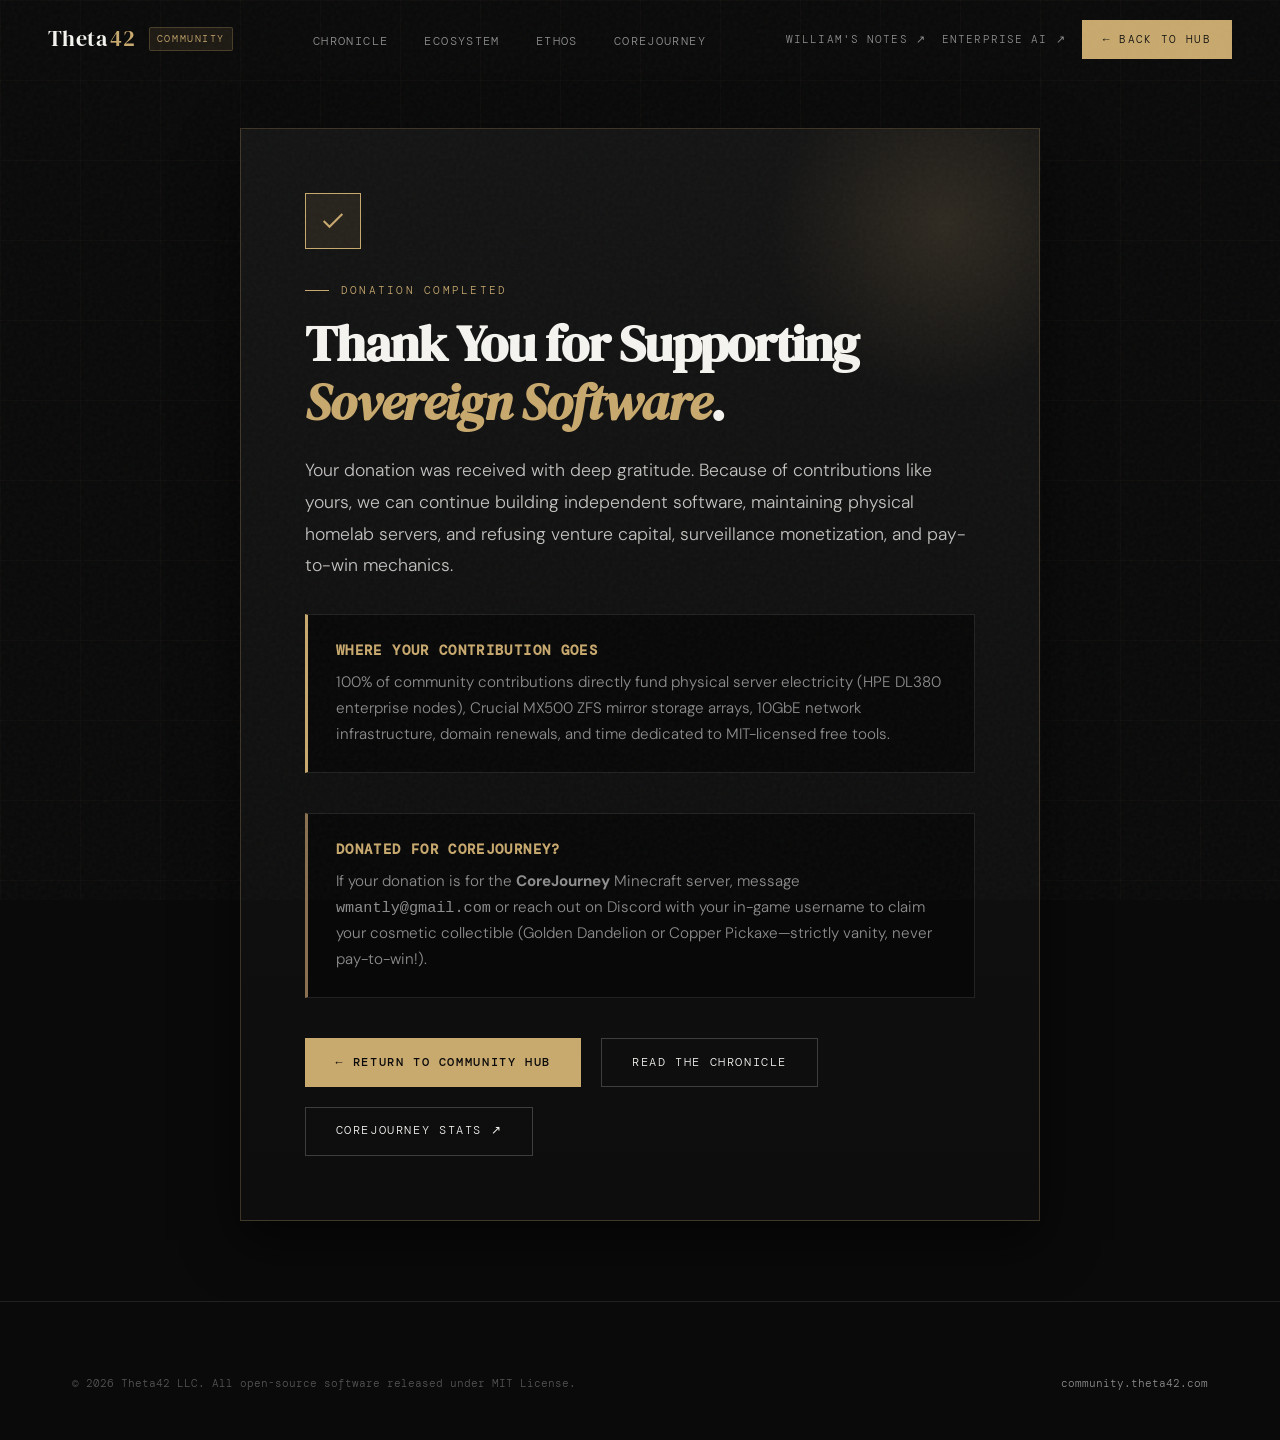
<file: completed/index.html>
<!DOCTYPE html>
<html lang="en">
<head>
  <meta charset="UTF-8">
  <meta name="viewport" content="width=device-width, initial-scale=1.0">
  <title>Donation Completed — Thank You — Theta42 Community</title>
  <meta name="description" content="Thank you for supporting Theta42 open source, independent infrastructure, and free community software.">

  <!-- Open Graph -->
  <meta property="og:type" content="website">
  <meta property="og:site_name" content="Theta42 Community">
  <meta property="og:title" content="Thank You for Supporting Sovereign Software">
  <meta property="og:description" content="Your contribution directly powers independent servers, ZFS storage arrays, and free open-source software development.">
  <meta property="og:url" content="https://community.theta42.com/completed">
  <meta property="og:image" content="https://theta42.com/og-image.png">

  <link rel="icon" type="image/svg+xml" href="/favicon.svg">
  <link rel="stylesheet" href="/style.css">
  <script defer src="https://tracking.718it.biz/script.js" data-website-id="3a2d8bc3-c177-4af6-aa85-5c65c37516a3"></script>

  <style>
    .thanks-hero {
      min-height: 85vh;
      display: flex;
      align-items: center;
      justify-content: center;
      padding: 8rem 0 5rem;
    }

    .thanks-card {
      background: linear-gradient(180deg, #141414 0%, #0d0d0d 100%);
      border: 1px solid var(--rule);
      padding: 4rem;
      position: relative;
      max-width: 800px;
      width: 100%;
      box-shadow: 0 20px 50px rgba(0, 0, 0, 0.6);
      overflow: hidden;
    }

    .thanks-glow {
      position: absolute;
      top: -80px;
      right: -80px;
      width: 350px;
      height: 350px;
      background: radial-gradient(circle, rgba(200, 169, 110, 0.15) 0%, transparent 70%);
      pointer-events: none;
    }

    .thanks-icon {
      width: 56px;
      height: 56px;
      border: 1px solid var(--accent);
      background: rgba(200, 169, 110, 0.1);
      display: flex;
      align-items: center;
      justify-content: center;
      color: var(--accent);
      margin-bottom: 2rem;
    }

    .thanks-heading {
      font-family: var(--font-serif);
      font-size: clamp(2.2rem, 4vw, 3.2rem);
      line-height: 1.15;
      margin-bottom: 1.5rem;
      color: var(--white);
    }

    .thanks-heading em {
      font-style: italic;
      color: var(--accent);
    }

    .thanks-desc {
      color: #c4c3c0;
      font-size: 1.1rem;
      line-height: 1.8;
      margin-bottom: 2rem;
    }

    .thanks-box {
      background: #080808;
      border: 1px solid var(--border);
      border-left: 3px solid var(--accent);
      padding: 1.5rem 1.75rem;
      margin-bottom: 2.5rem;
    }

    .thanks-box h4 {
      font-family: var(--font-mono);
      font-size: 0.85rem;
      letter-spacing: 0.1em;
      text-transform: uppercase;
      color: var(--accent);
      margin-bottom: 0.5rem;
    }

    .thanks-box p {
      color: var(--subtle);
      font-size: 0.95rem;
      line-height: 1.7;
    }

    .thanks-actions {
      display: flex;
      gap: 1.25rem;
      flex-wrap: wrap;
    }
  </style>
</head>
<body>
  <div class="grid-bg"></div>

  <!-- NAVIGATION -->
  <nav class="scrolled">
    <a href="/" class="nav-brand-wrap">
      <div class="nav-logo">Theta<span>42</span></div>
      <span class="nav-badge">Community</span>
    </a>

    <ul class="nav-links">
      <li><a href="/#chronicle">Chronicle</a></li>
      <li><a href="/#projects">Ecosystem</a></li>
      <li><a href="/#ethos">Ethos</a></li>
      <li><a href="https://corejourney.org" target="_blank" rel="noopener">CoreJourney</a></li>
    </ul>

    <div class="nav-actions">
      <a href="https://william.mantly.vip/" target="_blank" rel="noopener" class="nav-external">
        William's Notes ↗
      </a>
      <a href="https://theta42.com/" target="_blank" rel="noopener" class="nav-external">
        Enterprise AI ↗
      </a>
      <a href="/" class="nav-cta">← Back to Hub</a>
    </div>
  </nav>

  <!-- THANK YOU HERO -->
  <main class="thanks-hero">
    <div class="container">
      <div class="thanks-card">
        <div class="thanks-glow"></div>

        <div class="thanks-icon">
          <svg width="28" height="28" viewBox="0 0 24 24" fill="none" stroke="currentColor" stroke-width="1.8">
            <polyline points="20 6 9 17 4 12"></polyline>
          </svg>
        </div>

        <div class="section-eyebrow">Donation Completed</div>
        <h1 class="thanks-heading">Thank You for Supporting <em>Sovereign Software</em>.</h1>

        <p class="thanks-desc">
          Your donation was received with deep gratitude. Because of contributions like yours, we can continue building independent software, maintaining physical homelab servers, and refusing venture capital, surveillance monetization, and pay-to-win mechanics.
        </p>

        <div class="thanks-box">
          <h4>Where Your Contribution Goes</h4>
          <p>
            100% of community contributions directly fund physical server electricity (HPE DL380 enterprise nodes), Crucial MX500 ZFS mirror storage arrays, 10GbE network infrastructure, domain renewals, and time dedicated to MIT-licensed free tools.
          </p>
        </div>

        <div class="thanks-box" style="border-left-color: #8a7050;">
          <h4>Donated for CoreJourney?</h4>
          <p>
            If your donation is for the <strong>CoreJourney</strong> Minecraft server, message <code>wmantly@gmail.com</code> or reach out on Discord with your in-game username to claim your cosmetic collectible (Golden Dandelion or Copper Pickaxe—strictly vanity, never pay-to-win!).
          </p>
        </div>

        <div class="thanks-actions">
          <a href="/" class="btn btn-primary">← Return to Community Hub</a>
          <a href="/#chronicle" class="btn btn-ghost">Read The Chronicle</a>
          <a href="https://corejourney.org" target="_blank" rel="noopener" class="btn btn-ghost">CoreJourney Stats ↗</a>
        </div>
      </div>
    </div>
  </main>

  <!-- FOOTER -->
  <footer>
    <div class="container">
      <div class="footer-bottom" style="border-top: none; padding-top: 0;">
        <div>
          &copy; 2026 Theta42 LLC. All open-source software released under MIT License.
        </div>
        <div>
          <a href="/">community.theta42.com</a>
        </div>
      </div>
    </div>
  </footer>

  <script src="/script.js"></script>
</body>
</html>
</file>
<file: style.css>
@import url('https://fonts.googleapis.com/css2?family=DM+Mono:ital,wght@0,300;0,400;0,500;1,400&family=DM+Sans:ital,opsz,wght@0,9..40,300;0,9..40,400;0,9..40,500;0,9..40,600;0,9..40,700;1,9..40,300;1,9..40,400&family=DM+Serif+Display:ital@0;1&display=swap');

:root {
  --black: #0a0a0a;
  --bg-darker: #060606;
  --bg-card: #111111;
  --bg-card-hover: #161616;
  --bg-card-inner: #0d0d0d;
  --white: #f5f4f0;
  --cream: #ede9e0;
  --accent: #c8a96e;
  --accent-dim: #8a7050;
  --accent-glow: rgba(200, 169, 110, 0.15);
  --subtle: #8e8e8e;
  --subtle-dim: #555555;
  --border: #222222;
  --border-card: rgba(255, 255, 255, 0.07);
  --rule: rgba(200, 169, 110, 0.25);
  --rule-dim: rgba(200, 169, 110, 0.12);
  --font-serif: 'DM Serif Display', Georgia, serif;
  --font-sans: 'DM Sans', -apple-system, BlinkMacSystemFont, 'Segoe UI', Roboto, sans-serif;
  --font-mono: 'DM Mono', 'JetBrains Mono', monospace;
  --max-w: 1200px;
}

*, *::before, *::after {
  box-sizing: border-box;
  margin: 0;
  padding: 0;
}

html {
  scroll-behavior: smooth;
  -webkit-text-size-adjust: 100%;
}

body {
  background: var(--black);
  color: var(--white);
  font-family: var(--font-sans);
  font-weight: 300;
  line-height: 1.7;
  overflow-x: hidden;
  position: relative;
  min-height: 100vh;
}

/* Subtle SVG Grain Overlay */
body::before {
  content: '';
  position: fixed;
  inset: 0;
  background-image: url("data:image/svg+xml,%3Csvg viewBox='0 0 256 256' xmlns='http://www.w3.org/2000/svg'%3E%3Cfilter id='noise'%3E%3CfeTurbulence type='fractalNoise' baseFrequency='0.9' numOctaves='4' stitchTiles='stitch'/%3E%3C/filter%3E%3Crect width='100%25' height='100%25' filter='url(%23noise)' opacity='1'/%3E%3C/svg%3E");
  opacity: 0.035;
  pointer-events: none;
  z-index: 1000;
}

/* Subtle background grid */
.grid-bg {
  position: fixed;
  inset: 0;
  background-image:
    linear-gradient(rgba(200, 169, 110, 0.03) 1px, transparent 1px),
    linear-gradient(90deg, rgba(200, 169, 110, 0.03) 1px, transparent 1px);
  background-size: 80px 80px;
  pointer-events: none;
  z-index: 0;
}

/* CONTAINER */
.container {
  max-width: var(--max-w);
  margin: 0 auto;
  padding: 0 2rem;
  position: relative;
  z-index: 2;
}

/* NAVIGATION */
nav {
  position: fixed;
  top: 0;
  left: 0;
  right: 0;
  z-index: 500;
  display: flex;
  align-items: center;
  justify-content: space-between;
  padding: 1.25rem 3rem;
  border-bottom: 1px solid transparent;
  transition: all 0.35s ease;
}

nav.scrolled {
  background: rgba(10, 10, 10, 0.92);
  backdrop-filter: blur(14px);
  -webkit-backdrop-filter: blur(14px);
  border-color: var(--rule-dim);
  padding: 0.9rem 3rem;
}

.nav-brand-wrap {
  display: flex;
  align-items: center;
  gap: 0.85rem;
  text-decoration: none;
}

.nav-logo {
  font-family: var(--font-serif);
  font-size: 1.4rem;
  letter-spacing: 0.02em;
  color: var(--white);
  display: flex;
  align-items: center;
  gap: 0.2rem;
}

.nav-logo span {
  color: var(--accent);
}

.nav-badge {
  font-family: var(--font-mono);
  font-size: 0.65rem;
  letter-spacing: 0.15em;
  text-transform: uppercase;
  color: var(--accent);
  background: rgba(200, 169, 110, 0.1);
  border: 1px solid var(--rule);
  padding: 2px 7px;
  border-radius: 2px;
}

.nav-links {
  display: flex;
  gap: 2.25rem;
  list-style: none;
  align-items: center;
}

.nav-links a {
  font-family: var(--font-mono);
  font-size: 0.72rem;
  letter-spacing: 0.12em;
  text-transform: uppercase;
  color: var(--subtle);
  text-decoration: none;
  transition: color 0.2s ease;
}

.nav-links a:hover,
.nav-links a.active {
  color: var(--accent);
}

.nav-actions {
  display: flex;
  align-items: center;
  gap: 1rem;
}

.nav-external {
  font-family: var(--font-mono);
  font-size: 0.7rem;
  letter-spacing: 0.1em;
  text-transform: uppercase;
  color: var(--subtle);
  text-decoration: none;
  transition: color 0.2s;
  display: flex;
  align-items: center;
  gap: 0.35rem;
}

.nav-external:hover {
  color: var(--white);
}

.nav-cta {
  font-family: var(--font-mono);
  font-size: 0.7rem;
  letter-spacing: 0.12em;
  text-transform: uppercase;
  padding: 0.55rem 1.25rem;
  border: 1px solid var(--accent);
  color: var(--black);
  background: var(--accent);
  text-decoration: none;
  transition: all 0.2s ease;
  white-space: nowrap;
}

.nav-cta:hover {
  background: transparent;
  color: var(--accent);
}

.mobile-toggle {
  display: none;
  background: none;
  border: none;
  color: var(--white);
  cursor: pointer;
  padding: 0.5rem;
}

/* HERO SECTION */
#hero {
  min-height: 80vh;
  display: flex;
  flex-direction: column;
  justify-content: center;
  padding-top: 8.5rem;
  padding-bottom: 4rem;
  position: relative;
  overflow: hidden;
}

.hero-glow {
  position: absolute;
  width: 600px;
  height: 600px;
  right: -100px;
  top: 35%;
  transform: translateY(-50%);
  background: radial-gradient(circle, rgba(200, 169, 110, 0.08) 0%, transparent 70%);
  pointer-events: none;
  z-index: 1;
}

.hero-eyebrow {
  font-family: var(--font-mono);
  font-size: 0.72rem;
  letter-spacing: 0.2em;
  text-transform: uppercase;
  color: var(--accent);
  margin-bottom: 1.25rem;
  display: flex;
  align-items: center;
  gap: 0.85rem;
  width: fit-content;
}

.hero-eyebrow::before {
  content: '';
  display: block;
  width: 28px;
  height: 1px;
  background: var(--accent);
}

h1 {
  font-family: var(--font-serif);
  font-size: clamp(2.6rem, 5vw, 4.8rem);
  line-height: 1.1;
  letter-spacing: -0.02em;
  margin-bottom: 1.5rem;
  max-width: 900px;
}

h1 em {
  font-style: italic;
  color: var(--accent);
}

.hero-sub {
  font-size: 1.1rem;
  color: var(--subtle);
  max-width: 660px;
  line-height: 1.75;
  margin-bottom: 2.25rem;
}

.btn-group {
  display: flex;
  gap: 1.25rem;
  flex-wrap: wrap;
  align-items: center;
  margin-bottom: 3.5rem;
}

.btn {
  display: inline-flex;
  align-items: center;
  gap: 0.5rem;
  padding: 0.85rem 1.85rem;
  font-family: var(--font-mono);
  font-size: 0.72rem;
  letter-spacing: 0.14em;
  text-transform: uppercase;
  text-decoration: none;
  border: 1px solid;
  transition: all 0.25s ease;
  cursor: pointer;
}

.btn-primary {
  background: var(--accent);
  border-color: var(--accent);
  color: var(--black);
  font-weight: 500;
}

.btn-primary:hover {
  background: transparent;
  color: var(--accent);
  border-color: var(--accent);
}

.btn-ghost {
  background: transparent;
  border-color: rgba(255, 255, 255, 0.2);
  color: var(--white);
}

.btn-ghost:hover {
  border-color: var(--accent);
  color: var(--accent);
  background: rgba(200, 169, 110, 0.05);
}

/* QUICK STATS BAR - Clean, airy rule-separated metrics */
.stats-strip {
  display: grid;
  grid-template-columns: repeat(4, 1fr);
  gap: 2rem;
  padding: 1.75rem 0;
  background: transparent;
  border-top: 1px solid var(--rule);
  border-bottom: 1px solid var(--rule);
}

.stat-item {
  display: flex;
  flex-direction: column;
  gap: 0.35rem;
}

.stat-num {
  font-family: var(--font-mono);
  font-size: 1.5rem;
  font-weight: 500;
  color: var(--accent);
  letter-spacing: -0.01em;
}

.stat-label {
  font-family: var(--font-mono);
  font-size: 0.68rem;
  letter-spacing: 0.12em;
  text-transform: uppercase;
  color: var(--subtle);
}

/* SECTION COMMONS */
section {
  padding: 6rem 0;
  position: relative;
}

.section-header {
  margin-bottom: 3.5rem;
}

.section-eyebrow {
  font-family: var(--font-mono);
  font-size: 0.7rem;
  letter-spacing: 0.2em;
  text-transform: uppercase;
  color: var(--accent);
  margin-bottom: 0.85rem;
  display: flex;
  align-items: center;
  gap: 0.75rem;
}

.section-eyebrow::before {
  content: '';
  display: block;
  width: 24px;
  height: 1px;
  background: var(--accent);
}

h2 {
  font-family: var(--font-serif);
  font-size: clamp(2rem, 3.5vw, 3.2rem);
  line-height: 1.15;
  letter-spacing: -0.01em;
  margin-bottom: 1rem;
}

.section-desc {
  font-size: 1.05rem;
  color: var(--subtle);
  max-width: 640px;
  line-height: 1.8;
}

/* FILTER TABS */
.filter-bar {
  display: flex;
  gap: 0.5rem;
  flex-wrap: wrap;
  margin-bottom: 3rem;
  padding-bottom: 1.5rem;
  border-bottom: 1px solid var(--border);
}

.filter-btn {
  background: transparent;
  border: 1px solid var(--border);
  color: var(--subtle);
  font-family: var(--font-mono);
  font-size: 0.72rem;
  letter-spacing: 0.1em;
  text-transform: uppercase;
  padding: 0.5rem 1.15rem;
  cursor: pointer;
  transition: all 0.2s ease;
}

.filter-btn:hover {
  color: var(--white);
  border-color: var(--rule);
}

.filter-btn.active {
  background: rgba(200, 169, 110, 0.12);
  border-color: var(--accent);
  color: var(--accent);
  font-weight: 500;
}

/* CHRONICLE / MINI BLOG FEED */
.chronicle-stream {
  display: flex;
  flex-direction: column;
  gap: 2.5rem;
  position: relative;
}

.chronicle-card {
  background: var(--bg-card);
  border: 1px solid var(--border);
  padding: 2.5rem;
  position: relative;
  transition: all 0.3s cubic-bezier(0.16, 1, 0.3, 1);
}

.chronicle-card:hover {
  border-color: var(--rule);
  transform: translateY(-2px);
  box-shadow: 0 12px 30px rgba(0, 0, 0, 0.4);
}

.chronicle-meta {
  display: flex;
  align-items: center;
  justify-content: space-between;
  flex-wrap: wrap;
  gap: 1rem;
  margin-bottom: 1.25rem;
}

.chronicle-date-wrap {
  display: flex;
  align-items: center;
  gap: 0.85rem;
}

.chronicle-date {
  font-family: var(--font-mono);
  font-size: 0.75rem;
  letter-spacing: 0.12em;
  color: var(--accent);
  font-weight: 500;
}

.chronicle-category {
  font-family: var(--font-mono);
  font-size: 0.65rem;
  letter-spacing: 0.15em;
  text-transform: uppercase;
  color: var(--subtle);
  background: #181818;
  border: 1px solid var(--border);
  padding: 2px 8px;
}

.chronicle-badge {
  font-family: var(--font-mono);
  font-size: 0.65rem;
  letter-spacing: 0.12em;
  text-transform: uppercase;
  color: var(--accent);
  border: 1px solid var(--rule);
  background: rgba(200, 169, 110, 0.08);
  padding: 2px 8px;
}

h3.chronicle-title {
  font-family: var(--font-serif);
  font-size: 1.85rem;
  line-height: 1.25;
  margin-bottom: 1.25rem;
  color: var(--white);
}

h3.chronicle-title a {
  color: inherit;
  text-decoration: none;
  transition: color 0.2s ease;
}

h3.chronicle-title a:hover {
  color: var(--accent);
}

.chronicle-body {
  color: #c4c3c0;
  font-size: 1rem;
  line-height: 1.8;
  margin-bottom: 1.5rem;
}

.chronicle-body p + p {
  margin-top: 1rem;
}

.chronicle-quote {
  margin: 1.5rem 0;
  padding: 1.25rem 1.75rem;
  background: var(--bg-card-inner);
  border-left: 3px solid var(--accent);
  font-size: 0.95rem;
  color: var(--cream);
  font-style: italic;
  line-height: 1.7;
}

.chronicle-quote-author {
  display: block;
  margin-top: 0.5rem;
  font-family: var(--font-mono);
  font-size: 0.72rem;
  letter-spacing: 0.1em;
  color: var(--accent);
  font-style: normal;
}

.chronicle-code {
  margin: 1.25rem 0;
  padding: 1rem 1.25rem;
  background: #000;
  border: 1px solid var(--border);
  font-family: var(--font-mono);
  font-size: 0.8rem;
  color: #a8dca8;
  overflow-x: auto;
  display: flex;
  justify-content: space-between;
  align-items: center;
}

.copy-btn {
  background: none;
  border: 1px solid #333;
  color: var(--subtle);
  font-family: var(--font-mono);
  font-size: 0.65rem;
  padding: 3px 8px;
  cursor: pointer;
  transition: all 0.2s;
}

.copy-btn:hover {
  color: var(--accent);
  border-color: var(--accent);
}

.chronicle-links {
  display: flex;
  gap: 0.85rem;
  flex-wrap: wrap;
  align-items: center;
  padding-top: 1.25rem;
  border-top: 1px solid rgba(255, 255, 255, 0.05);
}

.link-tag {
  display: inline-flex;
  align-items: center;
  gap: 0.4rem;
  font-family: var(--font-mono);
  font-size: 0.72rem;
  letter-spacing: 0.1em;
  text-transform: uppercase;
  color: var(--subtle);
  text-decoration: none;
  padding: 4px 12px;
  border: 1px solid var(--border);
  transition: all 0.2s ease;
}

.link-tag:hover {
  color: var(--accent);
  border-color: var(--accent);
  background: rgba(200, 169, 110, 0.08);
}

.chronicle-badges-group {
  display: flex;
  align-items: center;
  gap: 0.5rem;
  flex-wrap: wrap;
}

.chronicle-repo {
  font-family: var(--font-mono);
  font-size: 0.68rem;
  letter-spacing: 0.08em;
  color: var(--accent);
  background: rgba(200, 169, 110, 0.06);
  border: 1px solid var(--rule);
  padding: 2px 8px;
  border-radius: 2px;
}

.chronicle-pr-tag {
  font-family: var(--font-mono);
  font-size: 0.65rem;
  letter-spacing: 0.1em;
  text-transform: uppercase;
  color: #8ed081;
  background: rgba(142, 208, 129, 0.08);
  border: 1px solid rgba(142, 208, 129, 0.25);
  padding: 2px 8px;
  border-radius: 2px;
}

/* PAGINATION */
.pagination-container {
  display: flex;
  flex-direction: column;
  align-items: center;
  gap: 1.25rem;
  margin-top: 3.5rem;
  padding-top: 2.5rem;
  border-top: 1px solid var(--border);
}

.pagination-controls {
  display: flex;
  align-items: center;
  gap: 0.45rem;
  flex-wrap: wrap;
  justify-content: center;
}

.pagination-btn {
  background: var(--bg-card);
  border: 1px solid var(--border);
  color: var(--subtle);
  font-family: var(--font-mono);
  font-size: 0.75rem;
  letter-spacing: 0.05em;
  padding: 0.55rem 0.95rem;
  cursor: pointer;
  transition: all 0.2s ease;
  border-radius: 2px;
  display: inline-flex;
  align-items: center;
  justify-content: center;
  min-width: 2.4rem;
}

.pagination-btn:hover:not(:disabled) {
  border-color: var(--rule);
  color: var(--white);
  background: rgba(200, 169, 110, 0.08);
}

.pagination-btn.active {
  background: rgba(200, 169, 110, 0.15);
  border-color: var(--accent);
  color: var(--accent);
  font-weight: 600;
}

.pagination-btn:disabled {
  opacity: 0.3;
  cursor: not-allowed;
  border-color: var(--border);
}

.pagination-info {
  font-family: var(--font-mono);
  font-size: 0.72rem;
  letter-spacing: 0.1em;
  color: var(--subtle);
  text-transform: uppercase;
}

/* DUAL ACTION CALLOUT STRIP */
.cta-dual-strip {
  display: grid;
  grid-template-columns: 1fr 1fr;
  gap: 2rem;
  margin-top: 4rem;
  padding-top: 3rem;
  border-top: 1px solid var(--border);
}

.cta-card {
  background: var(--bg-card);
  border: 1px solid var(--border);
  padding: 2.75rem 2.25rem;
  display: flex;
  flex-direction: column;
  justify-content: space-between;
  position: relative;
  transition: all 0.3s cubic-bezier(0.16, 1, 0.3, 1);
}

.cta-card:hover {
  border-color: var(--rule);
  transform: translateY(-2px);
  box-shadow: 0 12px 30px rgba(0, 0, 0, 0.4);
}

.cta-card.cta-consulting {
  border-top: 3px solid var(--accent);
}

.cta-card.cta-donating {
  border-top: 3px solid #8ed081;
}

.cta-badge {
  font-family: var(--font-mono);
  font-size: 0.68rem;
  letter-spacing: 0.15em;
  text-transform: uppercase;
  color: var(--accent);
  margin-bottom: 1rem;
  font-weight: 500;
}

.cta-card.cta-donating .cta-badge {
  color: #8ed081;
}

.cta-title {
  font-family: var(--font-serif);
  font-size: 1.75rem;
  line-height: 1.28;
  color: var(--white);
  margin-bottom: 1.15rem;
}

.cta-desc {
  color: #c4c3c0;
  font-size: 0.95rem;
  line-height: 1.75;
  margin-bottom: 2rem;
  flex-grow: 1;
}

.cta-action {
  margin-top: auto;
}

.cta-action .btn {
  width: 100%;
  justify-content: center;
  text-align: center;
}

.btn-emerald {
  background: #8ed081;
  border-color: #8ed081;
  color: #0a0a0a;
  font-weight: 600;
}

.btn-emerald:hover {
  background: transparent;
  color: #8ed081;
}

@media (max-width: 860px) {
  .cta-dual-strip {
    grid-template-columns: 1fr;
    gap: 1.75rem;
    margin-top: 3rem;
  }
  .cta-card {
    padding: 2rem 1.5rem;
  }
}

/* PROJECTS SHOWCASE GRID */
.projects-grid {
  display: grid;
  grid-template-columns: repeat(auto-fill, minmax(280px, 1fr));
  gap: 1.75rem;
}

.project-card {
  background: var(--bg-card);
  border: 1px solid var(--border);
  padding: 2rem;
  display: flex;
  flex-direction: column;
  justify-content: space-between;
  transition: all 0.25s ease;
}

.project-card:hover {
  border-color: var(--accent);
  background: var(--bg-card-hover);
  transform: translateY(-3px);
}

.project-top {
  margin-bottom: 1.5rem;
}

.project-tag-strip {
  display: flex;
  align-items: center;
  justify-content: space-between;
  margin-bottom: 1rem;
}

.project-cat {
  font-family: var(--font-mono);
  font-size: 0.65rem;
  letter-spacing: 0.15em;
  text-transform: uppercase;
  color: var(--accent);
  border: 1px solid var(--rule);
  padding: 2px 7px;
  background: rgba(200, 169, 110, 0.06);
}

.project-stars {
  font-family: var(--font-mono);
  font-size: 0.7rem;
  color: var(--subtle);
}

h4.project-name {
  font-family: var(--font-mono);
  font-size: 1.25rem;
  color: var(--white);
  margin-bottom: 0.75rem;
  font-weight: 500;
}

h4.project-name a {
  color: inherit;
  text-decoration: none;
  transition: color 0.2s;
}

h4.project-name a:hover {
  color: var(--accent);
}

.project-desc {
  color: var(--subtle);
  font-size: 0.92rem;
  line-height: 1.7;
  margin-bottom: 1.25rem;
}

.project-desc code {
  font-family: var(--font-mono);
  font-size: 0.82em;
  background: #181818;
  padding: 1px 5px;
  border: 1px solid #2a2a2a;
  color: var(--cream);
}

.project-bottom {
  padding-top: 1.25rem;
  border-top: 1px solid rgba(255, 255, 255, 0.05);
  display: flex;
  flex-direction: column;
  gap: 0.85rem;
}

.project-cmd {
  background: #000;
  border: 1px solid var(--border);
  padding: 0.5rem 0.75rem;
  font-family: var(--font-mono);
  font-size: 0.75rem;
  color: #a8dca8;
  display: flex;
  justify-content: space-between;
  align-items: center;
}

.project-actions {
  display: flex;
  gap: 0.6rem;
  flex-wrap: wrap;
}

/* ETHOS / PHILOSOPHY STRIP */
#ethos {
  background: #070707;
  border-top: 1px solid var(--border);
  border-bottom: 1px solid var(--border);
}

.ethos-grid {
  display: grid;
  grid-template-columns: repeat(auto-fit, minmax(280px, 1fr));
  gap: 2.5rem;
}

.ethos-item {
  padding-left: 1.5rem;
  border-left: 1px solid var(--rule);
}

.ethos-item h4 {
  font-family: var(--font-serif);
  font-size: 1.35rem;
  color: var(--accent);
  margin-bottom: 0.75rem;
}

.ethos-item p {
  color: var(--subtle);
  font-size: 0.95rem;
  line-height: 1.7;
}

/* DONATION SECTION */
#donate {
  position: relative;
}

.donate-box {
  background: linear-gradient(180deg, #131313 0%, #0d0d0d 100%);
  border: 1px solid var(--rule);
  padding: 3.5rem;
  position: relative;
  overflow: hidden;
}

.donate-glow {
  position: absolute;
  top: -100px;
  right: -100px;
  width: 400px;
  height: 400px;
  background: radial-gradient(circle, rgba(200, 169, 110, 0.12) 0%, transparent 70%);
  pointer-events: none;
}

.donate-content {
  display: grid;
  grid-template-columns: 1.2fr 1fr;
  gap: 3.5rem;
  align-items: center;
  position: relative;
  z-index: 2;
}

.donate-text h3 {
  font-family: var(--font-serif);
  font-size: 2.3rem;
  line-height: 1.2;
  margin-bottom: 1.25rem;
}

.donate-text p {
  color: #c4c3c0;
  font-size: 1.05rem;
  line-height: 1.8;
  margin-bottom: 1.5rem;
}

.donate-reasons {
  list-style: none;
  margin-bottom: 1.5rem;
}

.donate-reasons li {
  font-family: var(--font-mono);
  font-size: 0.82rem;
  color: var(--cream);
  padding: 0.5rem 0;
  display: flex;
  align-items: center;
  gap: 0.75rem;
}

.donate-reasons li::before {
  content: '✓';
  color: var(--accent);
  font-weight: bold;
}

.donate-card {
  background: var(--bg-card);
  border: 1px solid var(--border);
  padding: 2.25rem;
  display: flex;
  flex-direction: column;
  align-items: center;
  text-align: center;
  gap: 1.5rem;
}

.donate-badge {
  font-family: var(--font-mono);
  font-size: 0.7rem;
  letter-spacing: 0.15em;
  text-transform: uppercase;
  color: var(--accent);
  background: rgba(200, 169, 110, 0.1);
  padding: 4px 10px;
}

.donate-note {
  font-family: var(--font-mono);
  font-size: 0.78rem;
  color: var(--subtle);
  line-height: 1.6;
}

.paypal-btn-wrap {
  width: 100%;
}

.paypal-qr-wrap {
  display: flex;
  flex-direction: column;
  align-items: center;
  gap: 0.6rem;
  padding: 1rem;
  background: #ffffff;
  border-radius: 4px;
  border: 1px solid var(--rule-dim);
  box-shadow: 0 8px 24px rgba(0, 0, 0, 0.4);
}

.paypal-qr-img {
  width: 150px;
  height: 150px;
  display: block;
  image-rendering: pixelated;
}

.paypal-qr-caption {
  font-family: var(--font-mono);
  font-size: 0.65rem;
  letter-spacing: 0.08em;
  text-transform: uppercase;
  color: #111111;
  font-weight: 600;
}

.paypal-donate-btn {
  display: flex;
  align-items: center;
  justify-content: center;
  gap: 0.75rem;
  width: 100%;
  padding: 1rem 1.5rem;
  background: var(--accent);
  border: 1px solid var(--accent);
  color: var(--black);
  font-family: var(--font-mono);
  font-size: 0.85rem;
  letter-spacing: 0.12em;
  text-transform: uppercase;
  font-weight: 600;
  text-decoration: none;
  cursor: pointer;
  transition: all 0.25s ease;
}

.paypal-donate-btn:hover {
  background: transparent;
  color: var(--accent);
}

.donate-alt {
  font-family: var(--font-mono);
  font-size: 0.72rem;
  color: var(--subtle-dim);
}

/* COMMUNITY & CHAT */
.community-grid {
  display: grid;
  grid-template-columns: repeat(auto-fit, minmax(280px, 1fr));
  gap: 1.75rem;
}

.community-card {
  background: var(--bg-card);
  border: 1px solid var(--border);
  padding: 2rem;
  transition: border-color 0.25s;
}

.community-card:hover {
  border-color: var(--accent);
}

.community-card h4 {
  font-family: var(--font-serif);
  font-size: 1.35rem;
  margin-bottom: 0.65rem;
  color: var(--white);
}

.community-card p {
  color: var(--subtle);
  font-size: 0.92rem;
  line-height: 1.7;
  margin-bottom: 1.25rem;
}

/* FOOTER */
footer {
  padding: 4.5rem 0 3rem;
  border-top: 1px solid var(--border);
  background: var(--black);
  position: relative;
  z-index: 2;
}

.footer-top {
  display: flex;
  justify-content: space-between;
  align-items: flex-start;
  flex-wrap: wrap;
  gap: 2.5rem;
  margin-bottom: 3.5rem;
}

.footer-brand {
  max-width: 360px;
}

.footer-desc {
  color: var(--subtle);
  font-size: 0.9rem;
  margin-top: 1rem;
  line-height: 1.7;
}

.footer-cols {
  display: flex;
  gap: 4rem;
  flex-wrap: wrap;
}

.footer-col h5 {
  font-family: var(--font-mono);
  font-size: 0.72rem;
  letter-spacing: 0.15em;
  text-transform: uppercase;
  color: var(--accent);
  margin-bottom: 1.25rem;
}

.footer-col ul {
  list-style: none;
  display: flex;
  flex-direction: column;
  gap: 0.75rem;
}

.footer-col a {
  font-family: var(--font-mono);
  font-size: 0.75rem;
  color: var(--subtle);
  text-decoration: none;
  transition: color 0.2s;
}

.footer-col a:hover {
  color: var(--accent);
}

.footer-bottom {
  padding-top: 2rem;
  border-top: 1px solid rgba(255, 255, 255, 0.05);
  display: flex;
  justify-content: space-between;
  align-items: center;
  flex-wrap: wrap;
  gap: 1rem;
  font-family: var(--font-mono);
  font-size: 0.7rem;
  color: var(--subtle-dim);
}

.footer-bottom a {
  color: var(--subtle);
  text-decoration: none;
}

.footer-bottom a:hover {
  color: var(--accent);
}

/* RESPONSIVE */
@media (max-width: 992px) {
  nav {
    padding: 1.1rem 2rem;
  }
  .stats-strip {
    grid-template-columns: repeat(2, 1fr);
    gap: 1.5rem;
  }
  .donate-content {
    grid-template-columns: 1fr;
    gap: 2.5rem;
  }
}

@media (max-width: 768px) {
  nav {
    padding: 1rem 1.5rem;
  }
  .nav-links, .nav-actions {
    display: none;
  }
  .nav-links.mobile-open {
    display: flex;
    flex-direction: column;
    position: absolute;
    top: 100%;
    left: 0;
    right: 0;
    background: rgba(10, 10, 10, 0.98);
    border-bottom: 1px solid var(--rule);
    padding: 2rem;
    gap: 1.5rem;
  }
  .mobile-toggle {
    display: block;
  }
  .chronicle-card {
    padding: 1.75rem;
  }
  .donate-box {
    padding: 2rem 1.5rem;
  }
}

@media (max-width: 480px) {
  .container {
    padding: 0 1.25rem;
  }
  h1 {
    font-size: 2.25rem;
  }
  .btn-group {
    flex-direction: column;
    width: 100%;
  }
  .btn-group .btn {
    width: 100%;
    justify-content: center;
  }
  .chronicle-card {
    padding: 1.25rem;
  }
  .stats-strip {
    grid-template-columns: repeat(2, 1fr);
    gap: 1.25rem;
    padding: 1.25rem 0;
  }
  .chronicle-meta {
    flex-direction: column;
    align-items: flex-start;
    gap: 0.5rem;
  }
  .pagination-controls {
    gap: 0.35rem;
  }
  .pagination-btn {
    padding: 0.45rem 0.75rem;
    font-size: 0.7rem;
    min-width: 2rem;
  }
}
</file>
